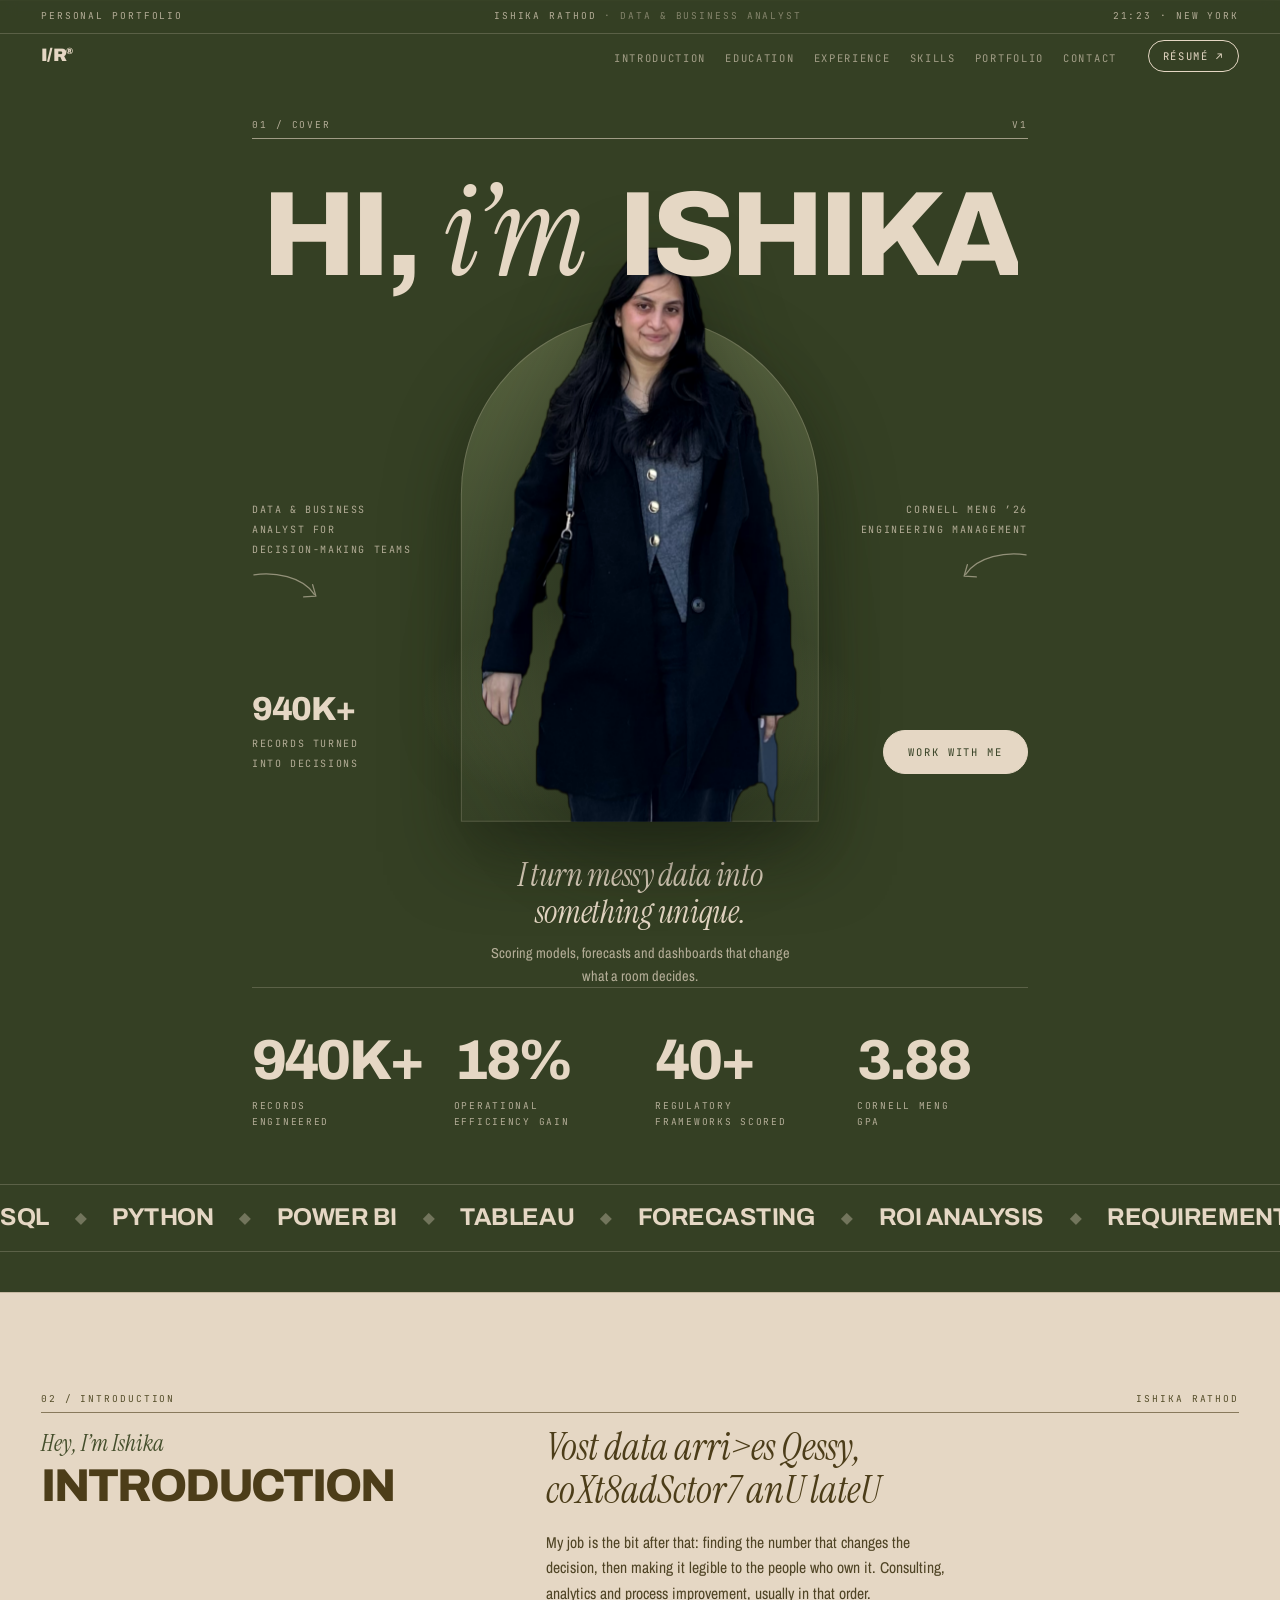
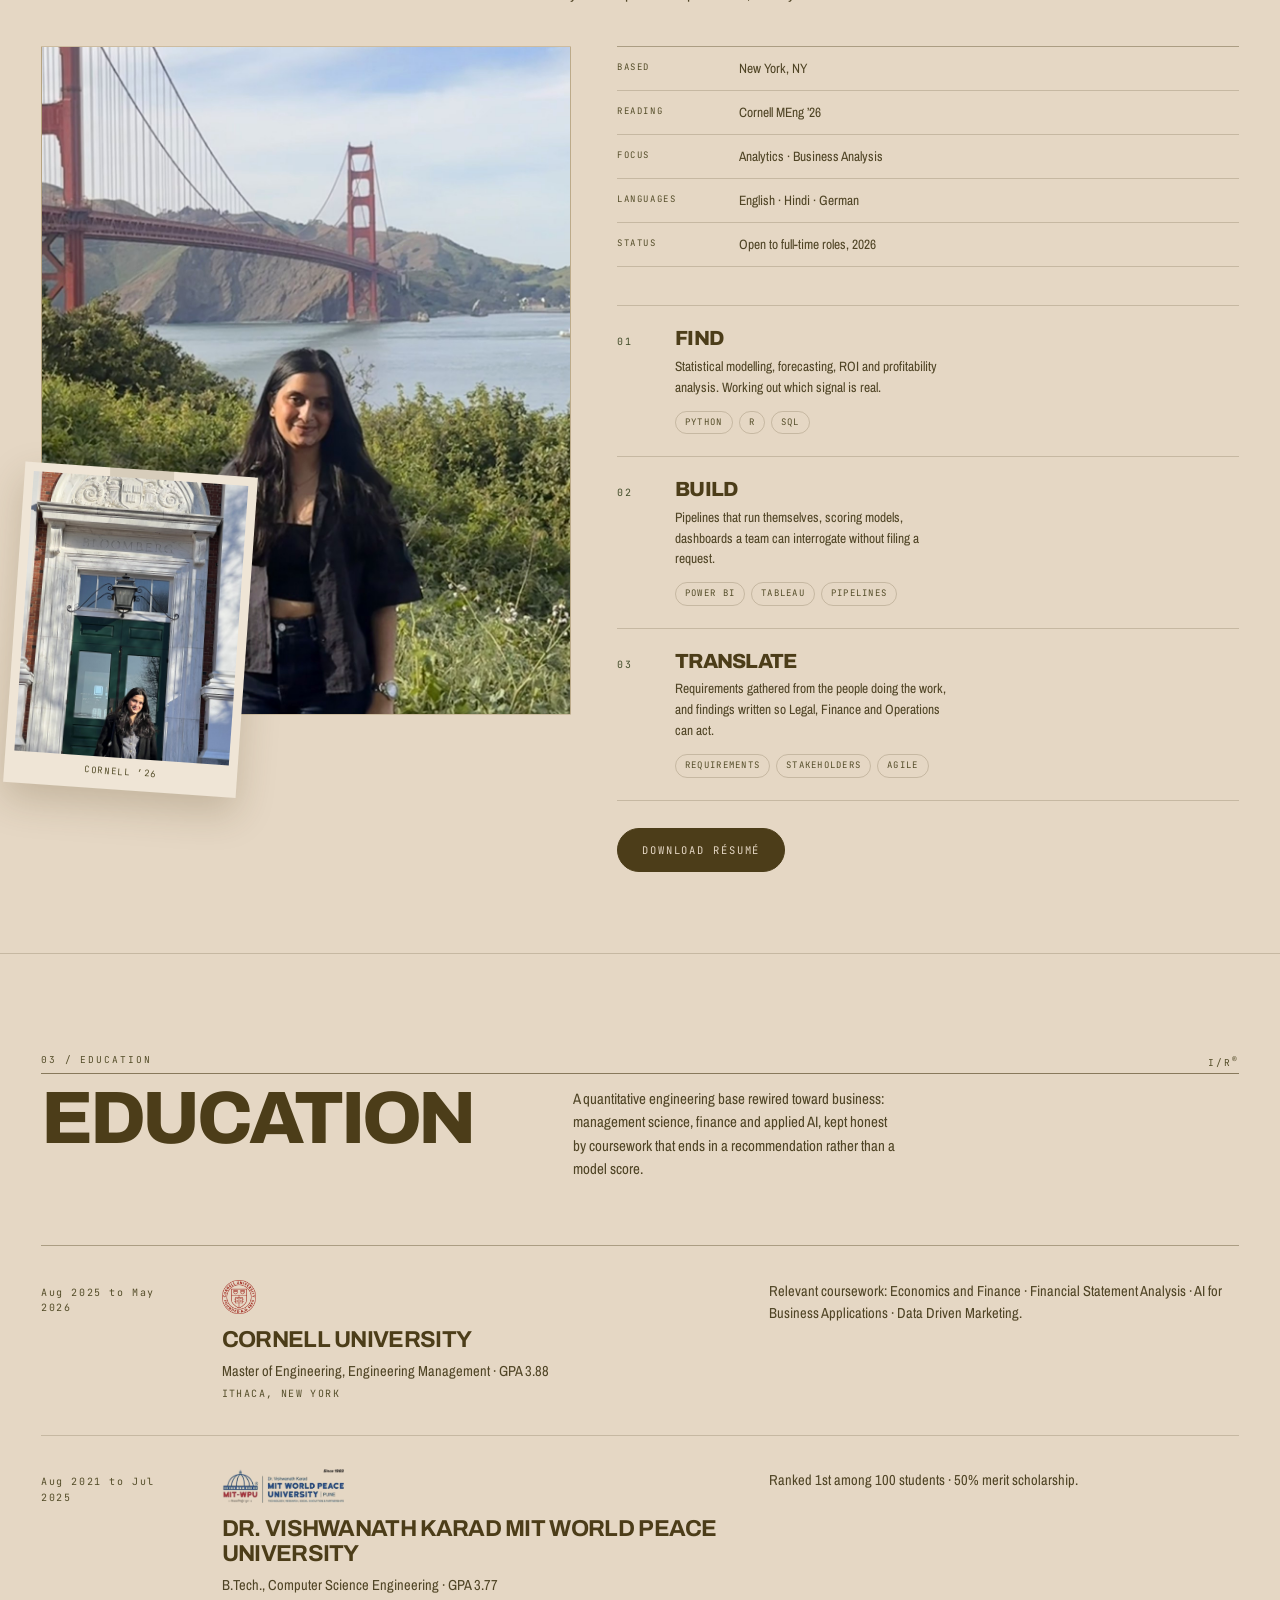
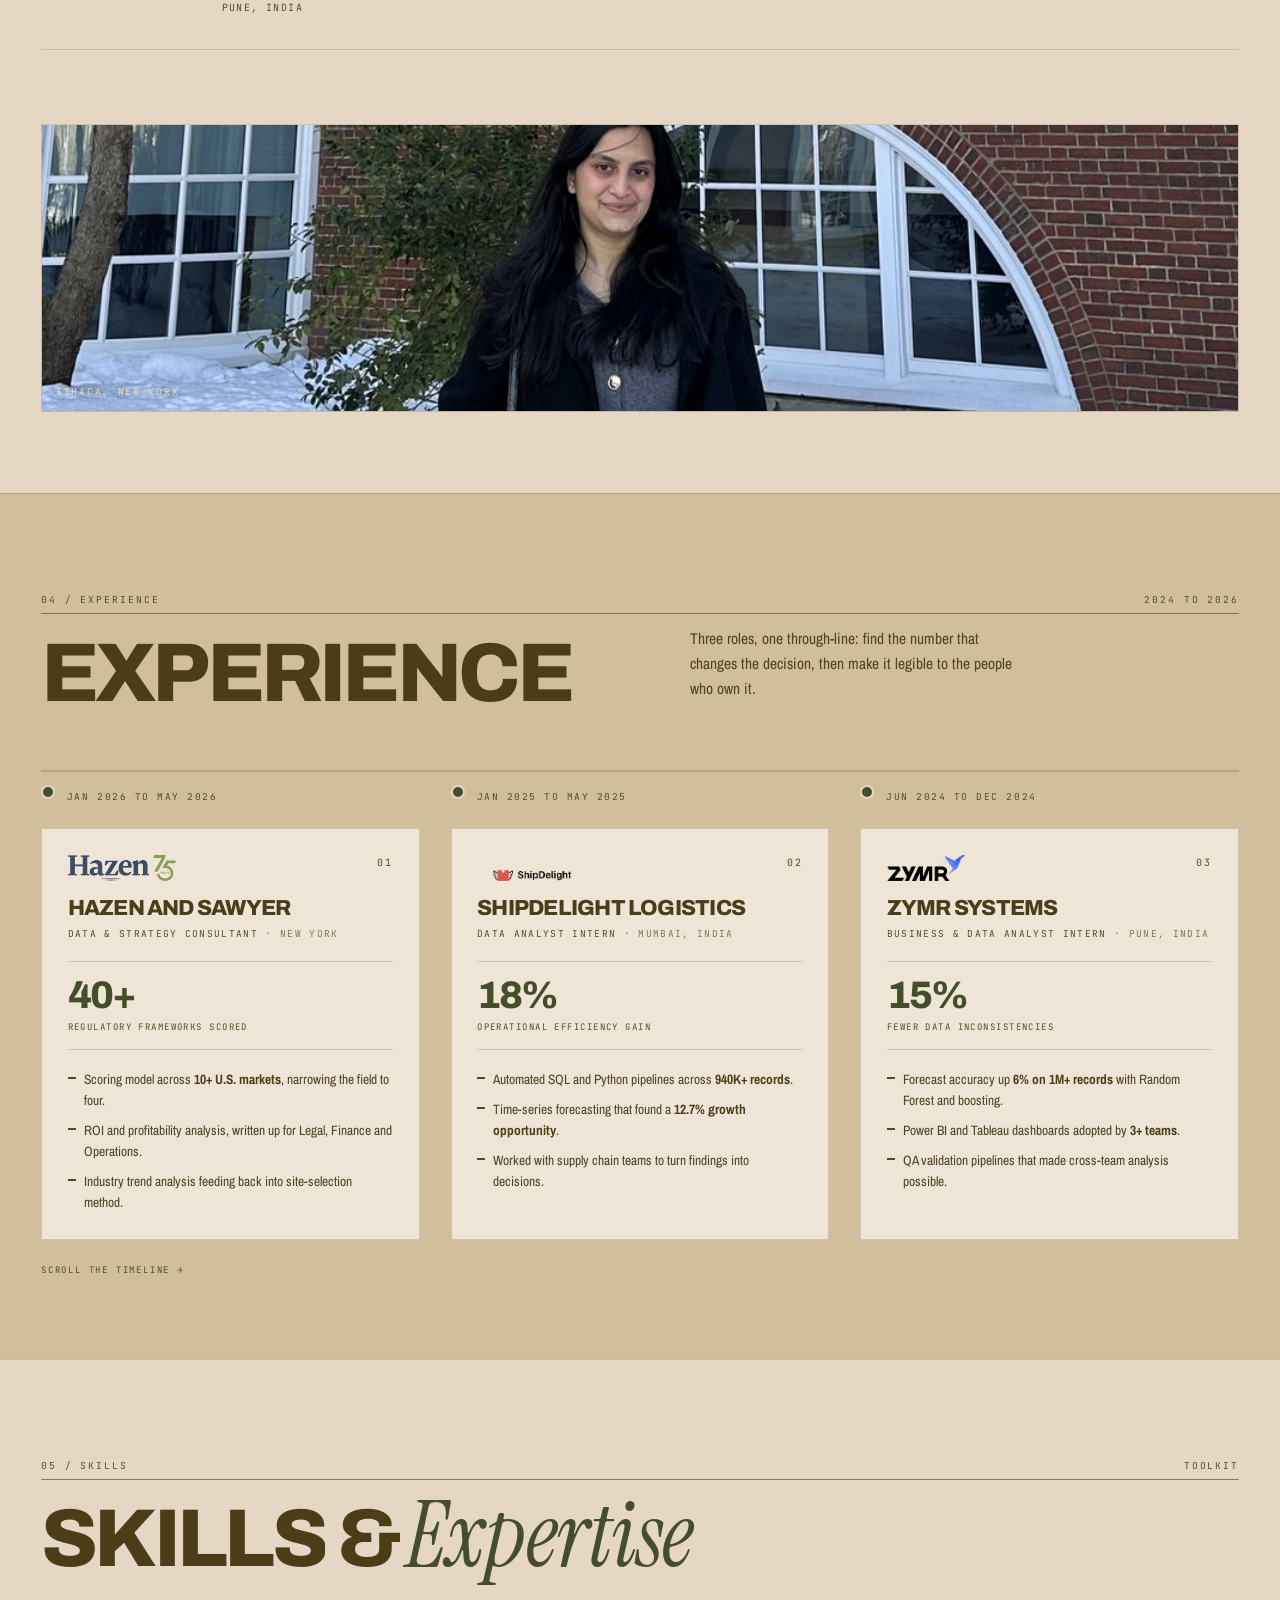
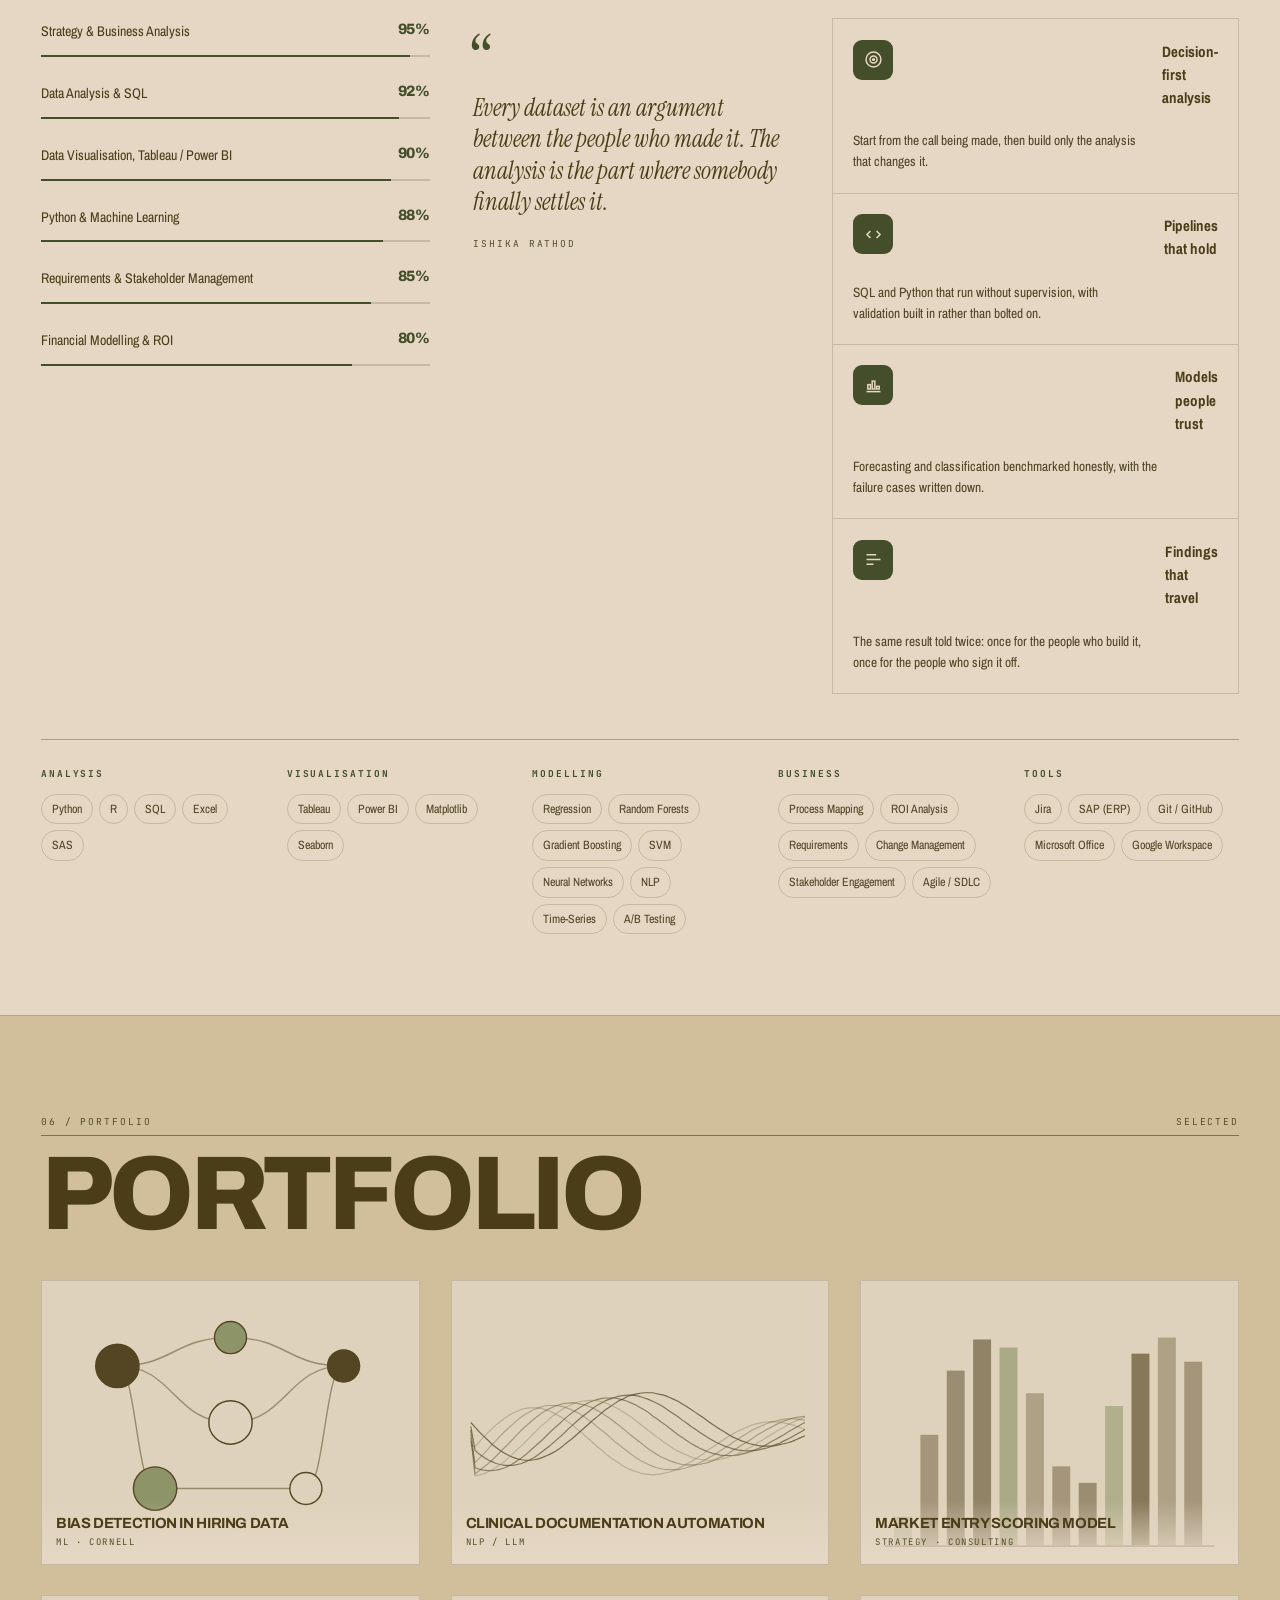
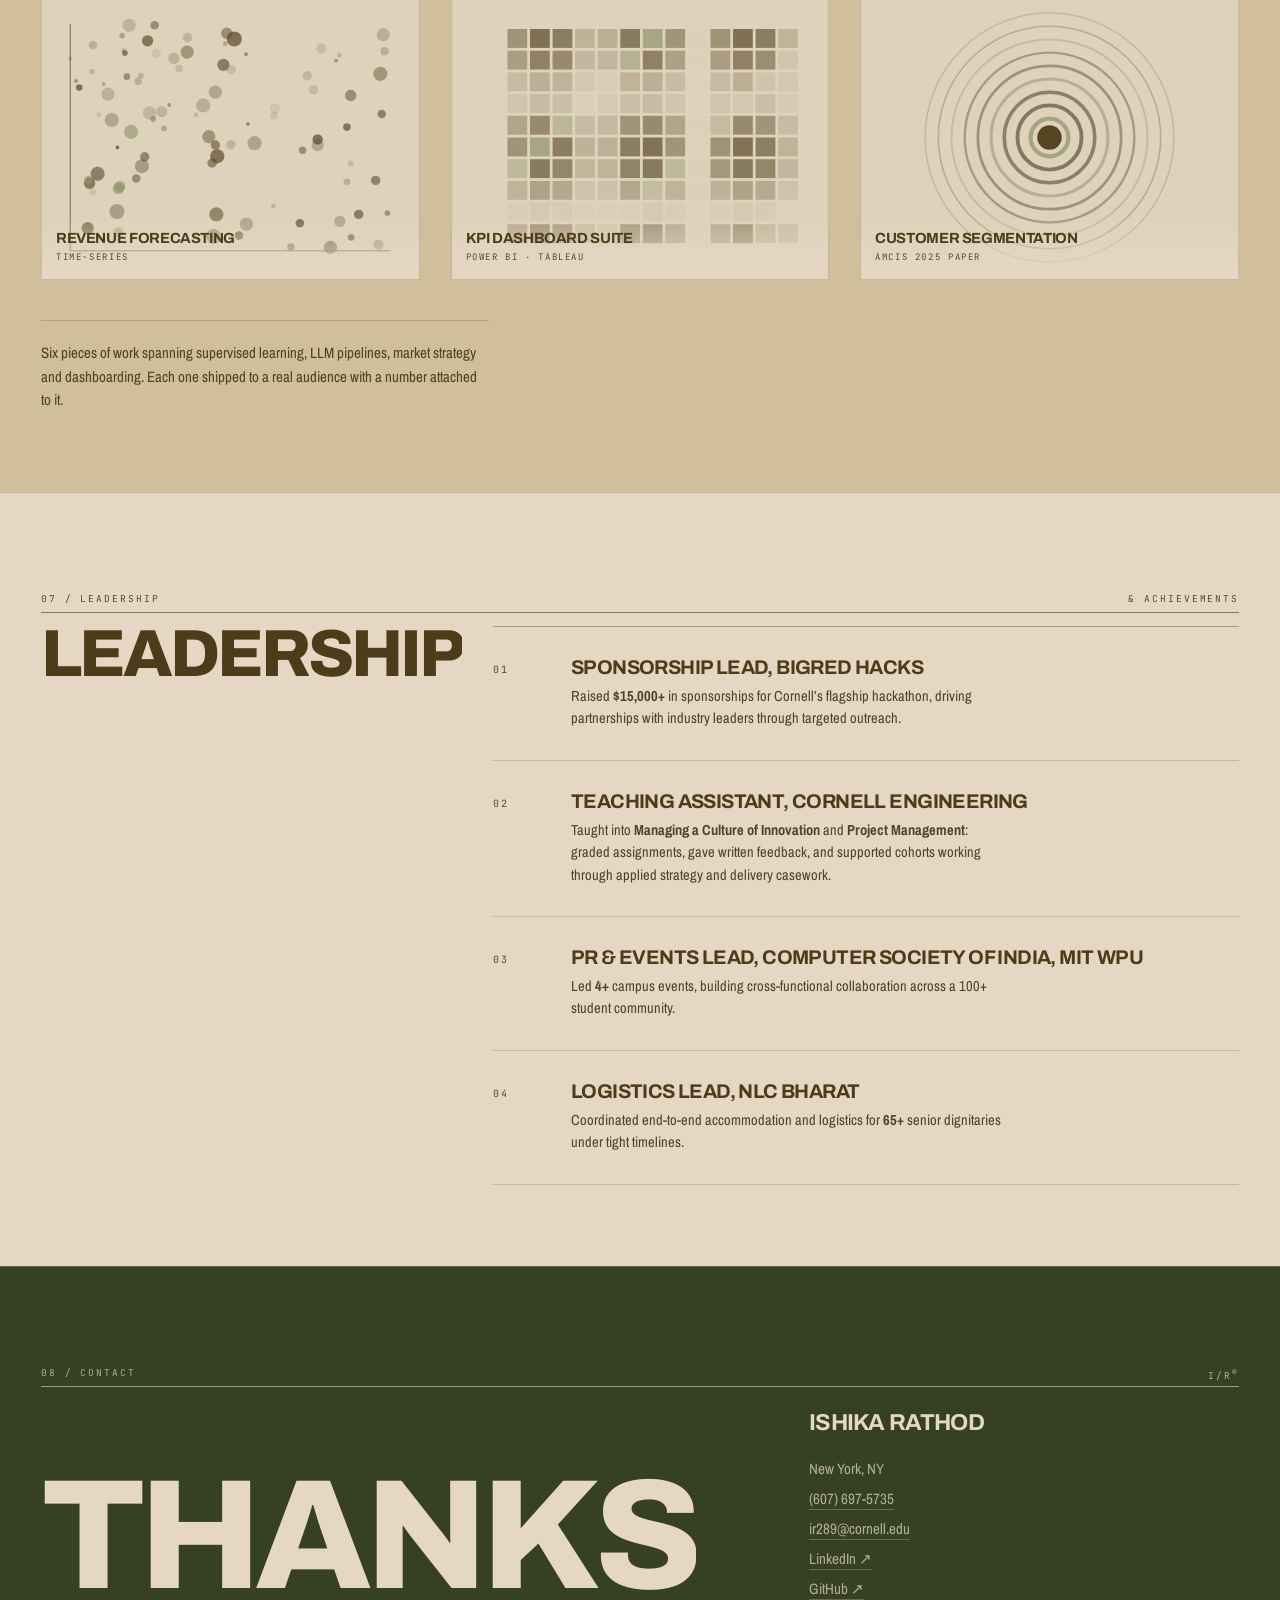
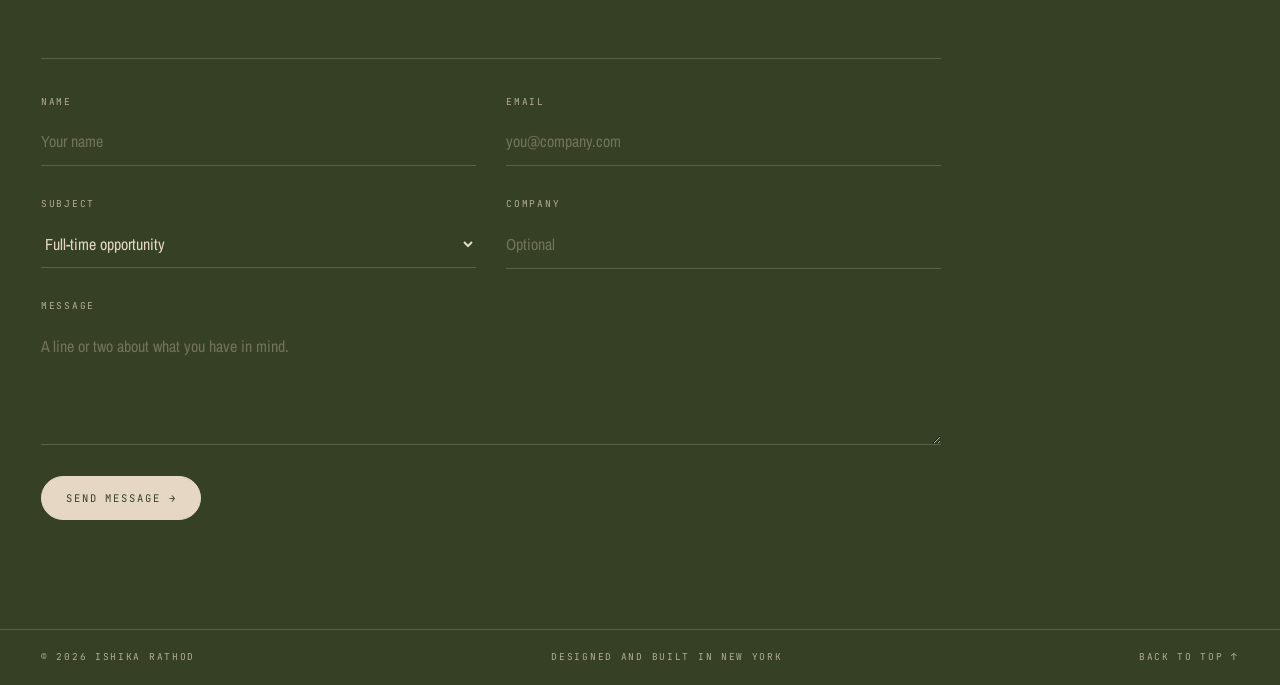
<file: index.html>
<!DOCTYPE html>
<html lang="en">
<head>
<meta charset="utf-8" />
<meta name="viewport" content="width=device-width, initial-scale=1" />
<title>Ishika Rathod · Data &amp; Business Analyst</title>
<meta name="description" content="Portfolio of Ishika Rathod, a data-driven analytics and business analysis professional. Cornell MEng, Engineering Management. SQL, Python, Power BI, Tableau." />
<meta name="author" content="Ishika Rathod" />

<meta property="og:type" content="website" />
<meta property="og:title" content="Ishika Rathod · Data &amp; Business Analyst" />
<meta property="og:description" content="Turning complex data into actionable business insight." />
<meta property="og:image" content="assets/img/photo-portrait.jpg" />

<link rel="icon" href="data:image/svg+xml,<svg xmlns='http://www.w3.org/2000/svg' viewBox='0 0 100 100'><rect width='100' height='100' fill='%23354024'/><text y='72' x='50' font-size='62' font-family='Helvetica,Arial' font-weight='bold' fill='%23E5D7C4' text-anchor='middle'>I</text></svg>" />

<link rel="preconnect" href="https://fonts.googleapis.com" />
<link rel="preconnect" href="https://fonts.gstatic.com" crossorigin />
<link href="https://fonts.googleapis.com/css2?family=Archivo:wght@400;500;600;700;800;900&family=Archivo+Narrow:wght@400;600;700&family=Instrument+Serif:ital@0;1&family=JetBrains+Mono:wght@400;500&display=swap" rel="stylesheet" />

<script>document.documentElement.className += " js";</script>
<link rel="stylesheet" href="assets/css/style.css?v=c4a24b36" />
</head>
<body>

<!-- ══════════════════ LOADER ══════════════════ -->
<div class="loader" id="loader" aria-hidden="true">
  <div class="loader__inner">
    <span class="loader__label">Personal Portfolio</span>
    <span class="loader__name">Ishika<br />Rathod</span>
    <span class="loader__count" id="loaderCount">00</span>
  </div>
  <div class="loader__bar"><i id="loaderBar"></i></div>
</div>

<!-- ══════════════════ RUNNING HEADER ══════════════════ -->
<header class="runhead" id="runhead">
  <span class="runhead__l">Personal&nbsp;Portfolio</span>
  <span class="runhead__c">Ishika&nbsp;Rathod <em>· Data &amp; Business Analyst</em></span>
  <span class="runhead__r"><span id="clock">··</span> · New&nbsp;York</span>
</header>

<!-- ══════════════════ NAV ══════════════════ -->
<nav class="nav" id="nav" aria-label="Primary">
  <a href="#top" class="nav__mark" aria-label="Home">I/R<sup>®</sup></a>
  <ul class="nav__list" id="navList">
    <li><a href="#intro" data-nav>Introduction</a></li>
    <li><a href="#education" data-nav>Education</a></li>
    <li><a href="#experience" data-nav>Experience</a></li>
    <li><a href="#skills" data-nav>Skills</a></li>
    <li><a href="#portfolio" data-nav>Portfolio</a></li>
    <li><a href="#contact" data-nav>Contact</a></li>
  </ul>
  <a class="nav__cta" href="assets/docs/Ishika_Rathod_Resume.pdf" target="_blank" rel="noopener">Résumé ↗</a>
  <button class="nav__burger" id="burger" aria-label="Menu" aria-expanded="false"><i></i><i></i></button>
</nav>

<div class="drawer" id="drawer" aria-hidden="true">
  <a href="#intro">Introduction</a>
  <a href="#education">Education</a>
  <a href="#experience">Experience</a>
  <a href="#skills">Skills</a>
  <a href="#portfolio">Portfolio</a>
  <a href="#leadership">Leadership</a>
  <a href="#contact">Contact</a>
  <a href="assets/docs/Ishika_Rathod_Resume.pdf" target="_blank" rel="noopener">Résumé ↗</a>
</div>

<main id="top">

<!-- ══════════════════ 01 · COVER ══════════════════ -->
<section class="slide slide--dark cover" id="hero">
  <div class="slide__frame">
    <span class="corner corner--tl">01 / Cover</span>
    <span class="corner corner--tr">v1</span>

    <div class="cover__stage">

      <h1 class="cover__title" id="coverTitle">
        <span class="mask"><i>Hi,</i></span>
        <span class="mask"><i><em>I&rsquo;m</em></i></span>
        <span class="mask"><i>Ishika</i></span>
      </h1>

      <div class="cover__portrait">
        <div class="cover__glow" aria-hidden="true"></div>
        <img class="cover__figure" id="coverFigure"
             src="assets/img/ishika-cutout.png"
             alt="Ishika Rathod" width="659" height="1174" fetchpriority="high" />
      </div>

      <div class="note note--tl">
        <p>Data &amp; business<br />analyst for<br />decision-making teams</p>
        <svg class="squiggle" viewBox="0 0 90 54" fill="none" aria-hidden="true">
          <path d="M2 6C26 2 62 8 76 30" stroke="currentColor" stroke-width="1.6" stroke-linecap="round"/>
          <path d="M78 32L74 18M78 32L63 33" stroke="currentColor" stroke-width="1.6" stroke-linecap="round"/>
        </svg>
      </div>

      <div class="note note--tr">
        <p>Cornell MEng &rsquo;26<br />Engineering Management</p>
        <svg class="squiggle squiggle--flip" viewBox="0 0 90 54" fill="none" aria-hidden="true">
          <path d="M2 6C26 2 62 8 76 30" stroke="currentColor" stroke-width="1.6" stroke-linecap="round"/>
          <path d="M78 32L74 18M78 32L63 33" stroke="currentColor" stroke-width="1.6" stroke-linecap="round"/>
        </svg>
      </div>

      <div class="note note--bl">
        <b>940K+</b>
        <p>records turned<br />into decisions</p>
      </div>

      <a class="cover__cta btn btn--light magnetic" href="#contact">Work with me</a>
    </div>

    <p class="cover__lede">
      <b>I turn messy data into something unique.</b>
      <span>Scoring models, forecasts and dashboards that change what a room decides.</span>
    </p>

    <div class="hero__stats" data-stagger>
      <div class="stat"><b data-count="940" data-suffix="K+">0</b><span>Records<br />engineered</span></div>
      <div class="stat"><b data-count="18" data-suffix="%">0</b><span>Operational<br />efficiency gain</span></div>
      <div class="stat"><b data-count="40" data-suffix="+">0</b><span>Regulatory<br />frameworks scored</span></div>
      <div class="stat"><b data-count="3" data-suffix=".88">0</b><span>Cornell MEng<br />GPA</span></div>
    </div>
  </div>

  <div class="marquee" aria-hidden="true">
    <div class="marquee__track" id="marquee">
      <span>SQL</span><i>&#9670;</i><span>Python</span><i>&#9670;</i><span>Power BI</span><i>&#9670;</i><span>Tableau</span><i>&#9670;</i><span>Forecasting</span><i>&#9670;</i><span>ROI Analysis</span><i>&#9670;</i><span>Requirements Gathering</span><i>&#9670;</i><span>Agile / SDLC</span><i>&#9670;</i>
      <span>SQL</span><i>&#9670;</i><span>Python</span><i>&#9670;</i><span>Power BI</span><i>&#9670;</i><span>Tableau</span><i>&#9670;</i><span>Forecasting</span><i>&#9670;</i><span>ROI Analysis</span><i>&#9670;</i><span>Requirements Gathering</span><i>&#9670;</i><span>Agile / SDLC</span><i>&#9670;</i>
    </div>
  </div>
</section>

<!-- ══════════════════ 02 · INTRODUCTION ══════════════════ -->
<section class="slide" id="intro">
  <div class="slide__frame">
    <span class="corner corner--tl">02 / Introduction</span>
    <span class="corner corner--tr">Ishika Rathod</span>

    <!-- row one: who, and the claim -->
    <div class="intro__top">
      <div class="intro__head">
        <span class="script">Hey, I&rsquo;m Ishika</span>
        <h2 class="display display--l reveal" data-split>Introduction</h2>
      </div>
      <div class="intro__say">
        <p class="intro__statement" data-scramble>Most data arrives messy, contradictory and late.</p>
        <p class="intro__sub">My job is the bit after that: finding the number that changes the
          decision, then making it legible to the people who own it. Consulting, analytics
          and process improvement, usually in that order.</p>
      </div>
    </div>

    <!-- row two: the photographs beside the facts and the three moves, sized so
         neither column runs out before the other -->
    <div class="intro__body">
      <div class="intro__media">
        <figure class="frame reveal-clip">
          <img src="assets/img/photo-portrait.jpg" alt="Ishika Rathod" width="1100" height="1388" loading="lazy" />
        </figure>
        <figure class="polaroid reveal-scale" data-parallax="-0.04">
          <img src="assets/img/photo-cornell.jpg" alt="Bloomberg Center, Cornell Tech" width="900" height="1173" loading="lazy" />
          <figcaption>Cornell &rsquo;26</figcaption>
        </figure>
      </div>

      <div class="intro__side">
        <ul class="intro__facts" data-stagger>
          <li><span>Based</span> New York, NY</li>
          <li><span>Reading</span> Cornell MEng &rsquo;26</li>
          <li><span>Focus</span> Analytics &middot; Business Analysis</li>
          <li><span>Languages</span> English &middot; Hindi &middot; German</li>
          <li><span>Status</span> Open to full-time roles, 2026</li>
        </ul>

        <ol class="moves" data-stagger>
          <li class="move">
            <span class="move__no">01</span>
            <div>
              <h3>Find</h3>
              <p>Statistical modelling, forecasting, ROI and profitability analysis. Working out which signal is real.</p>
              <ul class="move__tags"><li>Python</li><li>R</li><li>SQL</li></ul>
            </div>
          </li>
          <li class="move">
            <span class="move__no">02</span>
            <div>
              <h3>Build</h3>
              <p>Pipelines that run themselves, scoring models, dashboards a team can interrogate without filing a request.</p>
              <ul class="move__tags"><li>Power BI</li><li>Tableau</li><li>Pipelines</li></ul>
            </div>
          </li>
          <li class="move">
            <span class="move__no">03</span>
            <div>
              <h3>Translate</h3>
              <p>Requirements gathered from the people doing the work, and findings written so Legal, Finance and Operations can act.</p>
              <ul class="move__tags"><li>Requirements</li><li>Stakeholders</li><li>Agile</li></ul>
            </div>
          </li>
        </ol>

        <a class="btn btn--light magnetic" href="assets/docs/Ishika_Rathod_Resume.pdf" target="_blank" rel="noopener">Download r&eacute;sum&eacute;</a>
      </div>
    </div>
  </div>
</section>

<!-- ══════════════════ 03 · EDUCATION ══════════════════ -->
<section class="slide" id="education">
  <div class="slide__frame">
    <span class="corner corner--tl">03 / Education</span>
    <span class="corner corner--tr">I/R<sup>&reg;</sup></span>

    <div class="edu__grid">
      <h2 class="display display--l reveal" data-split>Education</h2>

      <div class="edu__note reveal">
        <p>
          A quantitative engineering base rewired toward business: management
          science, finance and applied AI, kept honest by coursework that ends
          in a recommendation rather than a model score.
        </p>
      </div>

      <ol class="edu__list">
        <li class="edu__item reveal">
          <span class="edu__year">Aug 2025 to May 2026</span>
          <div class="edu__main">
            <span class="orglogo orglogo--edu"><img src="assets/img/logos/cornell.png" alt="Cornell University logo" /></span>
            <h3>Cornell University</h3>
            <p class="edu__deg">Master of Engineering, Engineering Management &middot; GPA 3.88</p>
            <p class="edu__where">Ithaca, New York</p>
          </div>
          <p class="edu__desc">
            Relevant coursework: Economics and Finance &middot; Financial Statement
            Analysis &middot; AI for Business Applications &middot; Data Driven Marketing.
          </p>
        </li>
        <li class="edu__item reveal">
          <span class="edu__year">Aug 2021 to Jul 2025</span>
          <div class="edu__main">
            <span class="orglogo orglogo--edu"><img src="assets/img/logos/mitwpu.png" alt="MIT World Peace University logo" /></span>
            <h3>Dr. Vishwanath Karad MIT World Peace University</h3>
            <p class="edu__deg">B.Tech., Computer Science Engineering &middot; GPA 3.77</p>
            <p class="edu__where">Pune, India</p>
          </div>
          <p class="edu__desc">
            Ranked 1st among 100 students &middot; 50% merit scholarship.
          </p>
        </li>
      </ol>

      <figure class="edu__photo reveal-clip">
        <img src="assets/img/photo-campus.jpg" alt="Ishika on the Cornell campus" width="1000" height="1274" loading="lazy" />
        <figcaption>Ithaca, New York</figcaption>
      </figure>
    </div>
  </div>
</section>

<!-- ══════════════════ 04 · EXPERIENCE ══════════════════ -->
<section class="slide slide--soft" id="experience">
  <div class="slide__frame">
    <span class="corner corner--tl">04 / Experience</span>
    <span class="corner corner--tr">2024 to 2026</span>

    <div class="sechead">
      <h2 class="display display--l reveal" data-split>Experience</h2>
      <p class="sechead__note reveal">Three roles, one through-line: find the number
        that changes the decision, then make it legible to the people who own it.</p>
    </div>

    <div class="htl" id="htl">
      <div class="htl__scroller">
        <div class="htl__rail" aria-hidden="true"><i id="htlProgress"></i></div>
        <ol class="htl__track">
          <li class="htl__item reveal">
            <span class="htl__node" aria-hidden="true"></span>
            <span class="htl__date">Jan 2026 to May 2026</span>

            <article class="htl__card">
              <span class="htl__no">01</span>
              <span class="orglogo"><img src="assets/img/logos/hazen.png" alt="Hazen and Sawyer logo" /></span>
              <h3>Hazen and Sawyer</h3>
              <p class="htl__role">Data &amp; Strategy Consultant<em>New York</em></p>

              <div class="htl__metric">
                <b>40+</b>
                <span>regulatory frameworks scored</span>
              </div>

              <ul class="htl__points">
              <li>Scoring model across <b>10+ U.S. markets</b>, narrowing the field to four.</li>
              <li>ROI and profitability analysis, written up for Legal, Finance and Operations.</li>
              <li>Industry trend analysis feeding back into site-selection method.</li>
              </ul>
            </article>
          </li>

          <li class="htl__item reveal">
            <span class="htl__node" aria-hidden="true"></span>
            <span class="htl__date">Jan 2025 to May 2025</span>

            <article class="htl__card">
              <span class="htl__no">02</span>
              <span class="orglogo"><img src="assets/img/logos/shipdelight.png" alt="ShipDelight logo" /></span>
              <h3>ShipDelight Logistics</h3>
              <p class="htl__role">Data Analyst Intern<em>Mumbai, India</em></p>

              <div class="htl__metric">
                <b>18%</b>
                <span>operational efficiency gain</span>
              </div>

              <ul class="htl__points">
              <li>Automated SQL and Python pipelines across <b>940K+ records</b>.</li>
              <li>Time-series forecasting that found a <b>12.7% growth opportunity</b>.</li>
              <li>Worked with supply chain teams to turn findings into decisions.</li>
              </ul>
            </article>
          </li>

          <li class="htl__item reveal">
            <span class="htl__node" aria-hidden="true"></span>
            <span class="htl__date">Jun 2024 to Dec 2024</span>

            <article class="htl__card">
              <span class="htl__no">03</span>
              <span class="orglogo"><img src="assets/img/logos/zymr.png" alt="Zymr logo" /></span>
              <h3>Zymr Systems</h3>
              <p class="htl__role">Business &amp; Data Analyst Intern<em>Pune, India</em></p>

              <div class="htl__metric">
                <b>15%</b>
                <span>fewer data inconsistencies</span>
              </div>

              <ul class="htl__points">
              <li>Forecast accuracy up <b>6% on 1M+ records</b> with Random Forest and boosting.</li>
              <li>Power BI and Tableau dashboards adopted by <b>3+ teams</b>.</li>
              <li>QA validation pipelines that made cross-team analysis possible.</li>
              </ul>
            </article>
          </li>
        </ol>
      </div>
      <p class="htl__hint" aria-hidden="true">Scroll the timeline &#8594;</p>
    </div>
  </div>
</section>

<!-- ══════════════════ 05 · SKILLS ══════════════════ -->
<section class="slide" id="skills">
  <div class="slide__frame">
    <span class="corner corner--tl">05 / Skills</span>
    <span class="corner corner--tr">Toolkit</span>

    <h2 class="sk__title">
      <span class="display display--l reveal" data-split>Skills &amp;</span>
      <em class="accent-serif reveal">Expertise</em>
    </h2>

    <div class="sk__grid">

      <!-- proficiency -->
      <div class="sk__bars" data-stagger>
        <div class="bar" data-level="95"><span class="bar__name">Strategy &amp; Business Analysis</span><span class="bar__pct">95%</span><i></i></div>
        <div class="bar" data-level="92"><span class="bar__name">Data Analysis &amp; SQL</span><span class="bar__pct">92%</span><i></i></div>
        <div class="bar" data-level="90"><span class="bar__name">Data Visualisation, Tableau / Power BI</span><span class="bar__pct">90%</span><i></i></div>
        <div class="bar" data-level="88"><span class="bar__name">Python &amp; Machine Learning</span><span class="bar__pct">88%</span><i></i></div>
        <div class="bar" data-level="85"><span class="bar__name">Requirements &amp; Stakeholder Management</span><span class="bar__pct">85%</span><i></i></div>
        <div class="bar" data-level="80"><span class="bar__name">Financial Modelling &amp; ROI</span><span class="bar__pct">80%</span><i></i></div>
      </div>

      <!-- the belief that sits under the work -->
      <blockquote class="sk__quote reveal">
        <span class="sk__mark" aria-hidden="true">&ldquo;</span>
        <p>Every dataset is an argument between the people who made it.
           The analysis is the part where somebody finally settles it.</p>
        <cite>Ishika Rathod</cite>
      </blockquote>

      <!-- how the work is actually done -->
      <ul class="sk__cards" data-stagger>
        <li class="sk__card">
          <span class="sk__icon" aria-hidden="true">
            <svg viewBox="0 0 24 24" fill="none" stroke="currentColor" stroke-width="1.7">
              <circle cx="12" cy="12" r="8.5"/><circle cx="12" cy="12" r="4"/><circle cx="12" cy="12" r="1" fill="currentColor"/>
            </svg>
          </span>
          <h3>Decision-first analysis</h3>
          <p>Start from the call being made, then build only the analysis that changes it.</p>
        </li>
        <li class="sk__card">
          <span class="sk__icon" aria-hidden="true">
            <svg viewBox="0 0 24 24" fill="none" stroke="currentColor" stroke-width="1.7">
              <path d="M8.5 8 4.5 12l4 4M15.5 8l4 4-4 4"/>
            </svg>
          </span>
          <h3>Pipelines that hold</h3>
          <p>SQL and Python that run without supervision, with validation built in rather than bolted on.</p>
        </li>
        <li class="sk__card">
          <span class="sk__icon" aria-hidden="true">
            <svg viewBox="0 0 24 24" fill="none" stroke="currentColor" stroke-width="1.7">
              <path d="M4 19h16"/><rect x="5.5" y="11" width="3" height="5"/><rect x="10.5" y="7" width="3" height="9"/><rect x="15.5" y="13" width="3" height="3"/>
            </svg>
          </span>
          <h3>Models people trust</h3>
          <p>Forecasting and classification benchmarked honestly, with the failure cases written down.</p>
        </li>
        <li class="sk__card">
          <span class="sk__icon" aria-hidden="true">
            <svg viewBox="0 0 24 24" fill="none" stroke="currentColor" stroke-width="1.7">
              <path d="M4 6.5h11M4 12h16M4 17.5h8"/>
            </svg>
          </span>
          <h3>Findings that travel</h3>
          <p>The same result told twice: once for the people who build it, once for the people who sign it off.</p>
        </li>
      </ul>
    </div>

    <!-- the full toolkit, grouped rather than listed -->
    <div class="sk__kit">
      <div class="sk__group reveal">
        <h4>Analysis</h4>
        <ul><li>Python</li><li>R</li><li>SQL</li><li>Excel</li><li>SAS</li></ul>
      </div>
      <div class="sk__group reveal">
        <h4>Visualisation</h4>
        <ul><li>Tableau</li><li>Power BI</li><li>Matplotlib</li><li>Seaborn</li></ul>
      </div>
      <div class="sk__group reveal">
        <h4>Modelling</h4>
        <ul><li>Regression</li><li>Random Forests</li><li>Gradient Boosting</li><li>SVM</li><li>Neural Networks</li><li>NLP</li><li>Time-Series</li><li>A/B Testing</li></ul>
      </div>
      <div class="sk__group reveal">
        <h4>Business</h4>
        <ul><li>Process Mapping</li><li>ROI Analysis</li><li>Requirements</li><li>Change Management</li><li>Stakeholder Engagement</li><li>Agile / SDLC</li></ul>
      </div>
      <div class="sk__group reveal">
        <h4>Tools</h4>
        <ul><li>Jira</li><li>SAP (ERP)</li><li>Git / GitHub</li><li>Microsoft Office</li><li>Google Workspace</li></ul>
      </div>
    </div>
  </div>
</section>

<!-- ══════════════════ 06 · PORTFOLIO ══════════════════ -->
<section class="slide slide--soft" id="portfolio">
  <div class="slide__frame">
    <span class="corner corner--tl">06 / Portfolio</span>
    <span class="corner corner--tr">Selected</span>

    <h2 class="display display--l reveal" data-split>Portfolio</h2>

    <div class="folio" data-stagger>
      <a class="folio__tile reveal" href="projects/bias-detection.html">
        <img src="assets/img/p4.svg" alt="" />
        <span class="folio__meta"><b>Bias Detection in Hiring Data</b><em>ML · Cornell</em></span>
      </a>
      <a class="folio__tile reveal" href="projects/clinical-documentation.html">
        <img src="assets/img/p5.svg" alt="" />
        <span class="folio__meta"><b>Clinical Documentation Automation</b><em>NLP / LLM</em></span>
      </a>
      <a class="folio__tile reveal" href="projects/market-entry.html">
        <img src="assets/img/p3.svg" alt="" />
        <span class="folio__meta"><b>Market Entry Scoring Model</b><em>Strategy · Consulting</em></span>
      </a>
      <a class="folio__tile reveal" href="projects/revenue-forecasting.html">
        <img src="assets/img/p1.svg" alt="" />
        <span class="folio__meta"><b>Revenue Forecasting</b><em>Time-Series</em></span>
      </a>
      <a class="folio__tile reveal" href="projects/kpi-dashboards.html">
        <img src="assets/img/p2.svg" alt="" />
        <span class="folio__meta"><b>KPI Dashboard Suite</b><em>Power BI · Tableau</em></span>
      </a>
      <a class="folio__tile reveal" href="projects/customer-segmentation.html">
        <img src="assets/img/p6.svg" alt="" />
        <span class="folio__meta"><b>Customer Segmentation</b><em>AMCIS 2025 Paper</em></span>
      </a>
    </div>

    <p class="folio__foot reveal">
      Six pieces of work spanning supervised learning, LLM pipelines, market
      strategy and dashboarding. Each one shipped to a real audience with a
      number attached to it.
    </p>
  </div>
</section>

<!-- ══════════════════ 07 · LEADERSHIP ══════════════════ -->
<section class="slide" id="leadership">
  <div class="slide__frame">
    <span class="corner corner--tl">07 / Leadership</span>
    <span class="corner corner--tr">&amp; Achievements</span>

    <div class="lead__grid">
      <h2 class="display display--l reveal" data-split>Leadership</h2>
      <ol class="lead__list" data-stagger>
        <li class="reveal"><span>01</span>
          <h3>Sponsorship Lead, BigRed Hacks</h3>
          <p>Raised <b>$15,000+</b> in sponsorships for Cornell’s flagship hackathon, driving partnerships with industry leaders through targeted outreach.</p>
        </li>
        <li class="reveal"><span>02</span>
          <h3>Teaching Assistant, Cornell Engineering</h3>
          <p>Taught into <b>Managing a Culture of Innovation</b> and <b>Project Management</b>: graded assignments, gave written feedback, and supported cohorts working through applied strategy and delivery casework.</p>
        </li>
        <li class="reveal"><span>03</span>
          <h3>PR &amp; Events Lead, Computer Society of India, MIT WPU</h3>
          <p>Led <b>4+</b> campus events, building cross-functional collaboration across a 100+ student community.</p>
        </li>
        <li class="reveal"><span>04</span>
          <h3>Logistics Lead, NLC Bharat</h3>
          <p>Coordinated end-to-end accommodation and logistics for <b>65+</b> senior dignitaries under tight timelines.</p>
        </li>
      </ol>
    </div>
  </div>
</section>

<!-- ══════════════════ 08 · CONTACT ══════════════════ -->
<section class="slide slide--dark" id="contact">
  <div class="slide__frame">
    <span class="corner corner--tl">08 / Contact</span>
    <span class="corner corner--tr">I/R<sup>®</sup></span>

    <div class="thanks">
      <h2 class="display display--xl reveal" data-split>Thanks</h2>
      <div class="thanks__card reveal">
        <p class="thanks__name">Ishika Rathod</p>
        <p>New York, NY</p>
        <p><a href="tel:+16076975735">(607) 697-5735</a></p>
        <p><a href="mailto:ir289@cornell.edu">ir289@cornell.edu</a></p>
        <p><a href="https://www.linkedin.com/in/ishika-rathod/" target="_blank" rel="noopener">LinkedIn ↗</a></p>
        <p><a href="https://github.com/ishikarathod" target="_blank" rel="noopener">GitHub ↗</a></p>
      </div>
    </div>

    <form class="form reveal" id="contactForm" novalidate>
      <div class="form__row">
        <label>Name<input type="text" name="name" required placeholder="Your name" /></label>
        <label>Email<input type="email" name="email" required placeholder="you@company.com" /></label>
      </div>
      <div class="form__row">
        <label>Subject
          <select name="subject">
            <option>Full-time opportunity</option>
            <option>Contract / consulting</option>
            <option>Research collaboration</option>
            <option>Something else</option>
          </select>
        </label>
        <label>Company<input type="text" name="company" placeholder="Optional" /></label>
      </div>
      <label class="form__full">Message<textarea name="message" rows="4" required placeholder="A line or two about what you have in mind."></textarea></label>
      <button type="submit" class="btn btn--light">Send message →</button>
      <p class="form__note" id="formNote" role="status"></p>
    </form>
  </div>
</section>

</main>

<footer class="foot">
  <span>© <span id="year">2026</span> Ishika Rathod</span>
  <span>Designed and built in New York</span>
  <a href="#top">Back to top ↑</a>
</footer>

<div class="cursor" id="cursor" aria-hidden="true">
  <div class="cursor__ring" id="cursorRing"></div>
  <div class="cursor__dot" id="cursorDot"></div>
</div>

<div class="progress" id="progress" aria-hidden="true"></div>

<script src="assets/js/main.js?v=965a2934"></script>
</body>
</html>
</file>
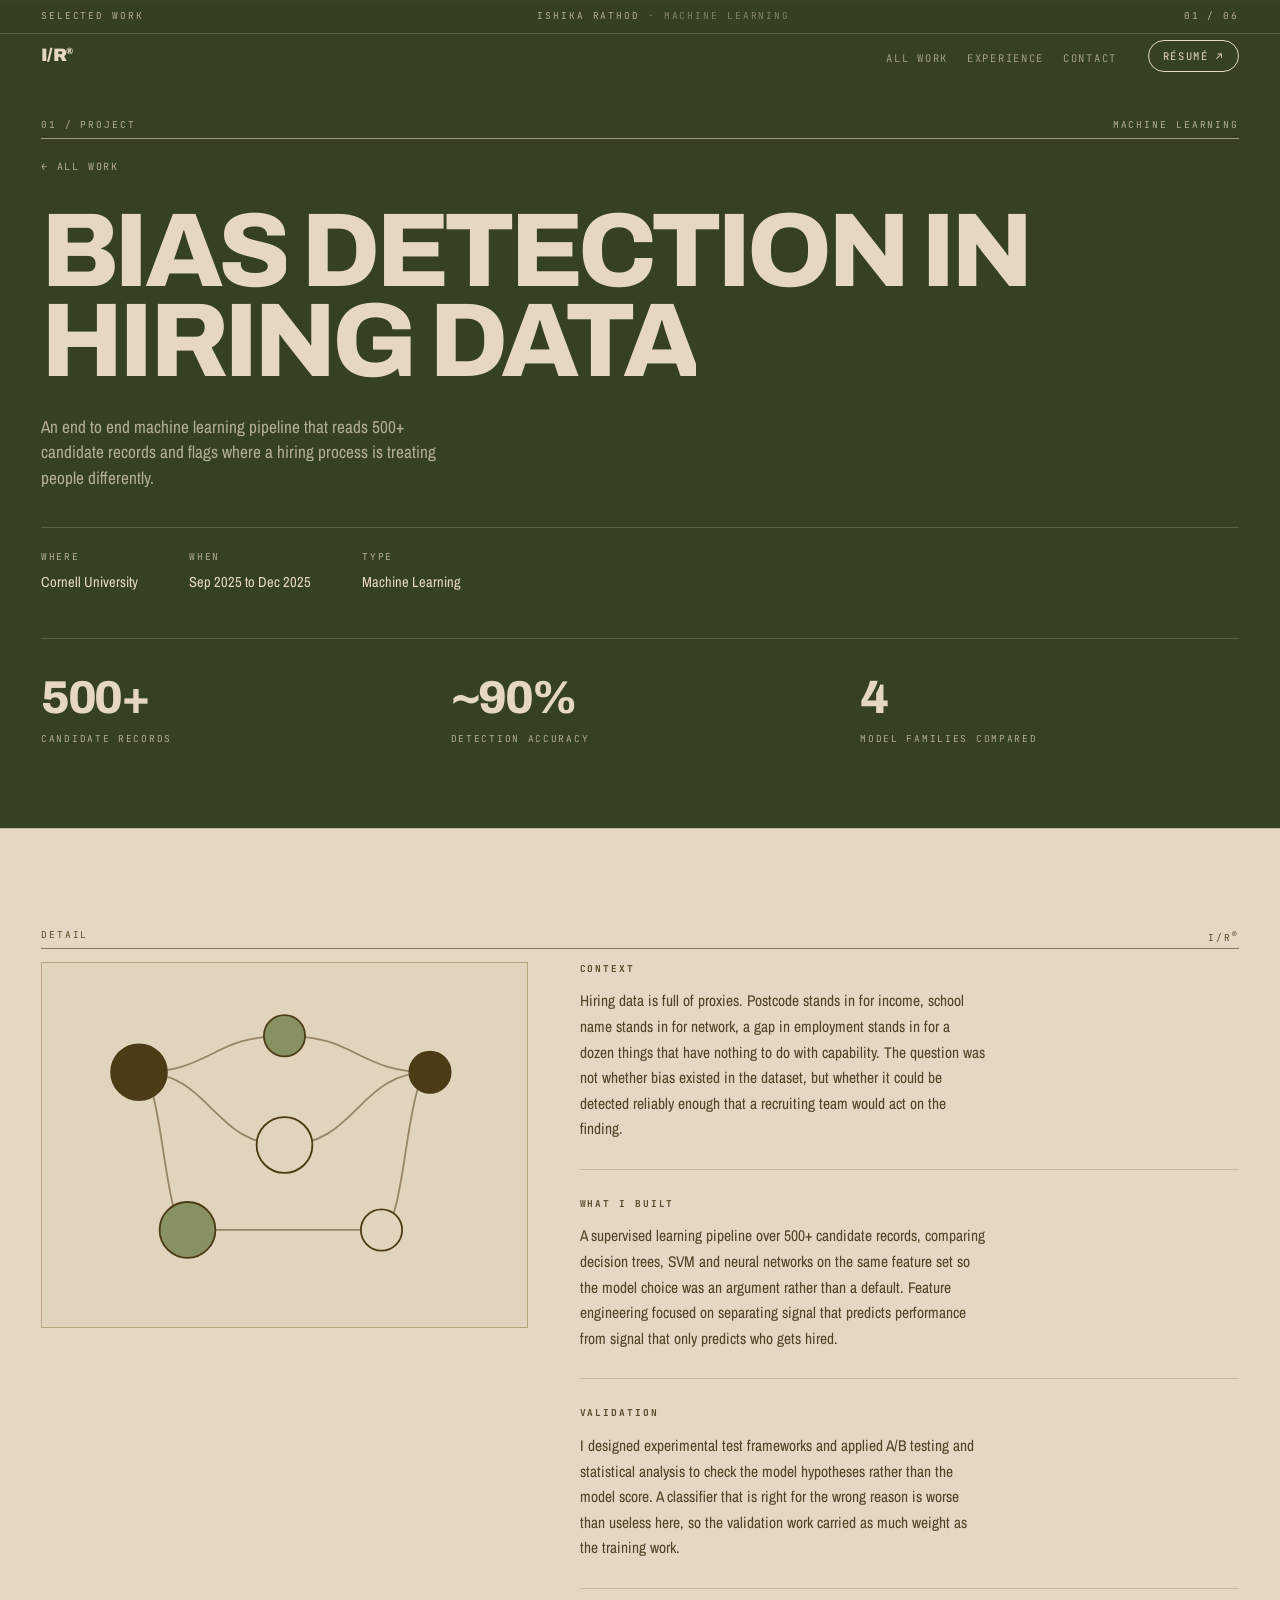
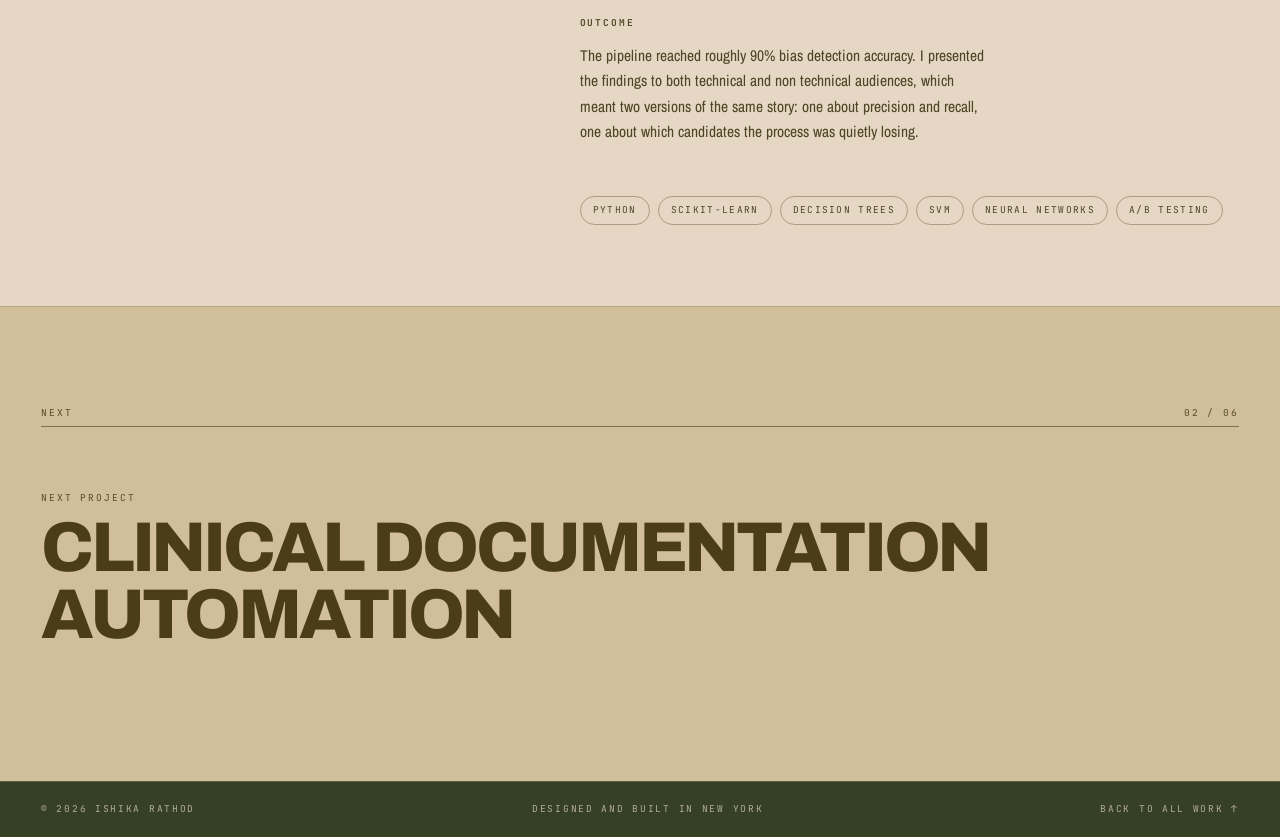
<file: projects/bias-detection.html>
<!DOCTYPE html>
<html lang="en">
<head>
<meta charset="utf-8" />
<meta name="viewport" content="width=device-width, initial-scale=1" />
<title>Predictive Analytics for Bias Detection in Hiring Data · Ishika Rathod</title>
<meta name="description" content="An end to end machine learning pipeline that reads 500+ candidate records and flags where a hiring process is treating people differently." />
<link rel="icon" href="data:image/svg+xml,<svg xmlns='http://www.w3.org/2000/svg' viewBox='0 0 100 100'><rect width='100' height='100' fill='%23354024'/><text y='72' x='50' font-size='62' font-family='Helvetica,Arial' font-weight='bold' fill='%23E5D7C4' text-anchor='middle'>I</text></svg>" />
<link rel="preconnect" href="https://fonts.googleapis.com" />
<link rel="preconnect" href="https://fonts.gstatic.com" crossorigin />
<link href="https://fonts.googleapis.com/css2?family=Archivo:wght@400;500;600;700;800;900&family=Archivo+Narrow:wght@400;600;700&family=Instrument+Serif:ital@0;1&family=JetBrains+Mono:wght@400;500&display=swap" rel="stylesheet" />
<link rel="stylesheet" href="../assets/css/style.css?v=c4a24b36" />
</head>
<body class="is-case">

<header class="runhead" id="runhead">
  <span class="runhead__l">Selected&nbsp;Work</span>
  <span class="runhead__c">Ishika&nbsp;Rathod <em>· Machine Learning</em></span>
  <span class="runhead__r">01 / 06</span>
</header>

<nav class="nav" id="nav" aria-label="Primary">
  <a href="../index.html" class="nav__mark" aria-label="Home">I/R<sup>&reg;</sup></a>
  <ul class="nav__list">
    <li><a href="../index.html#portfolio">All work</a></li>
    <li><a href="../index.html#experience">Experience</a></li>
    <li><a href="../index.html#contact">Contact</a></li>
  </ul>
  <a class="nav__cta" href="../assets/docs/Ishika_Rathod_Resume.pdf" target="_blank" rel="noopener">R&eacute;sum&eacute; &#8599;</a>
</nav>

<main class="case">

  <section class="slide slide--dark case__head">
    <div class="slide__frame">
      <span class="corner corner--tl">01 / Project</span>
      <span class="corner corner--tr">Machine Learning</span>

      <a class="case__back" href="../index.html#portfolio">&#8592; All work</a>

      <h1 class="display display--l case__title" data-split>Bias Detection in Hiring Data</h1>
      <p class="case__lede">An end to end machine learning pipeline that reads 500+ candidate records and flags where a hiring process is treating people differently.</p>

      <ul class="case__meta">
        <li><span>Where</span>Cornell University</li>
        <li><span>When</span>Sep 2025 to Dec 2025</li>
        <li><span>Type</span>Machine Learning</li>
      </ul>

      <div class="case__stats" data-stagger>
        <div class="cstat"><b>500+</b><span>candidate records</span></div>
        <div class="cstat"><b>~90%</b><span>detection accuracy</span></div>
        <div class="cstat"><b>4</b><span>model families compared</span></div>
      </div>
    </div>
  </section>

  <section class="slide">
    <div class="slide__frame">
      <span class="corner corner--tl">Detail</span>
      <span class="corner corner--tr">I/R<sup>&reg;</sup></span>

      <div class="case__grid">
        <figure class="case__art reveal-clip">
          <img src="../assets/img/p4.svg" alt="" width="800" height="600" />
        </figure>

        <div class="case__body">
          <div class="case__sec reveal">
            <h2>Context</h2>
            <p>Hiring data is full of proxies. Postcode stands in for income, school name stands in for network, a gap in employment stands in for a dozen things that have nothing to do with capability. The question was not whether bias existed in the dataset, but whether it could be detected reliably enough that a recruiting team would act on the finding.</p>
          </div>
          <div class="case__sec reveal">
            <h2>What I built</h2>
            <p>A supervised learning pipeline over 500+ candidate records, comparing decision trees, SVM and neural networks on the same feature set so the model choice was an argument rather than a default. Feature engineering focused on separating signal that predicts performance from signal that only predicts who gets hired.</p>
          </div>
          <div class="case__sec reveal">
            <h2>Validation</h2>
            <p>I designed experimental test frameworks and applied A/B testing and statistical analysis to check the model hypotheses rather than the model score. A classifier that is right for the wrong reason is worse than useless here, so the validation work carried as much weight as the training work.</p>
          </div>
          <div class="case__sec reveal">
            <h2>Outcome</h2>
            <p>The pipeline reached roughly 90% bias detection accuracy. I presented the findings to both technical and non technical audiences, which meant two versions of the same story: one about precision and recall, one about which candidates the process was quietly losing.</p>
          </div>
          <ul class="tags"><li>Python</li><li>scikit-learn</li><li>Decision Trees</li><li>SVM</li><li>Neural Networks</li><li>A/B Testing</li></ul>
        </div>
      </div>
    </div>
  </section>

  <section class="slide slide--soft">
    <div class="slide__frame">
      <span class="corner corner--tl">Next</span>
      <span class="corner corner--tr">02 / 06</span>
      <a class="case__next reveal" href="clinical-documentation.html">
        <span>Next project</span>
        <b>Clinical Documentation Automation</b>
      </a>
    </div>
  </section>

</main>

<footer class="foot">
  <span>&copy; <span id="year">2026</span> Ishika Rathod</span>
  <span>Designed and built in New York</span>
  <a href="../index.html#portfolio">Back to all work &#8593;</a>
</footer>

<div class="cursor" id="cursor" aria-hidden="true">
  <div class="cursor__ring" id="cursorRing"></div>
  <div class="cursor__dot" id="cursorDot"></div>
</div>

<div class="progress" id="progress" aria-hidden="true"></div>
<script src="../assets/js/main.js?v=965a2934"></script>
</body>
</html>
</file>
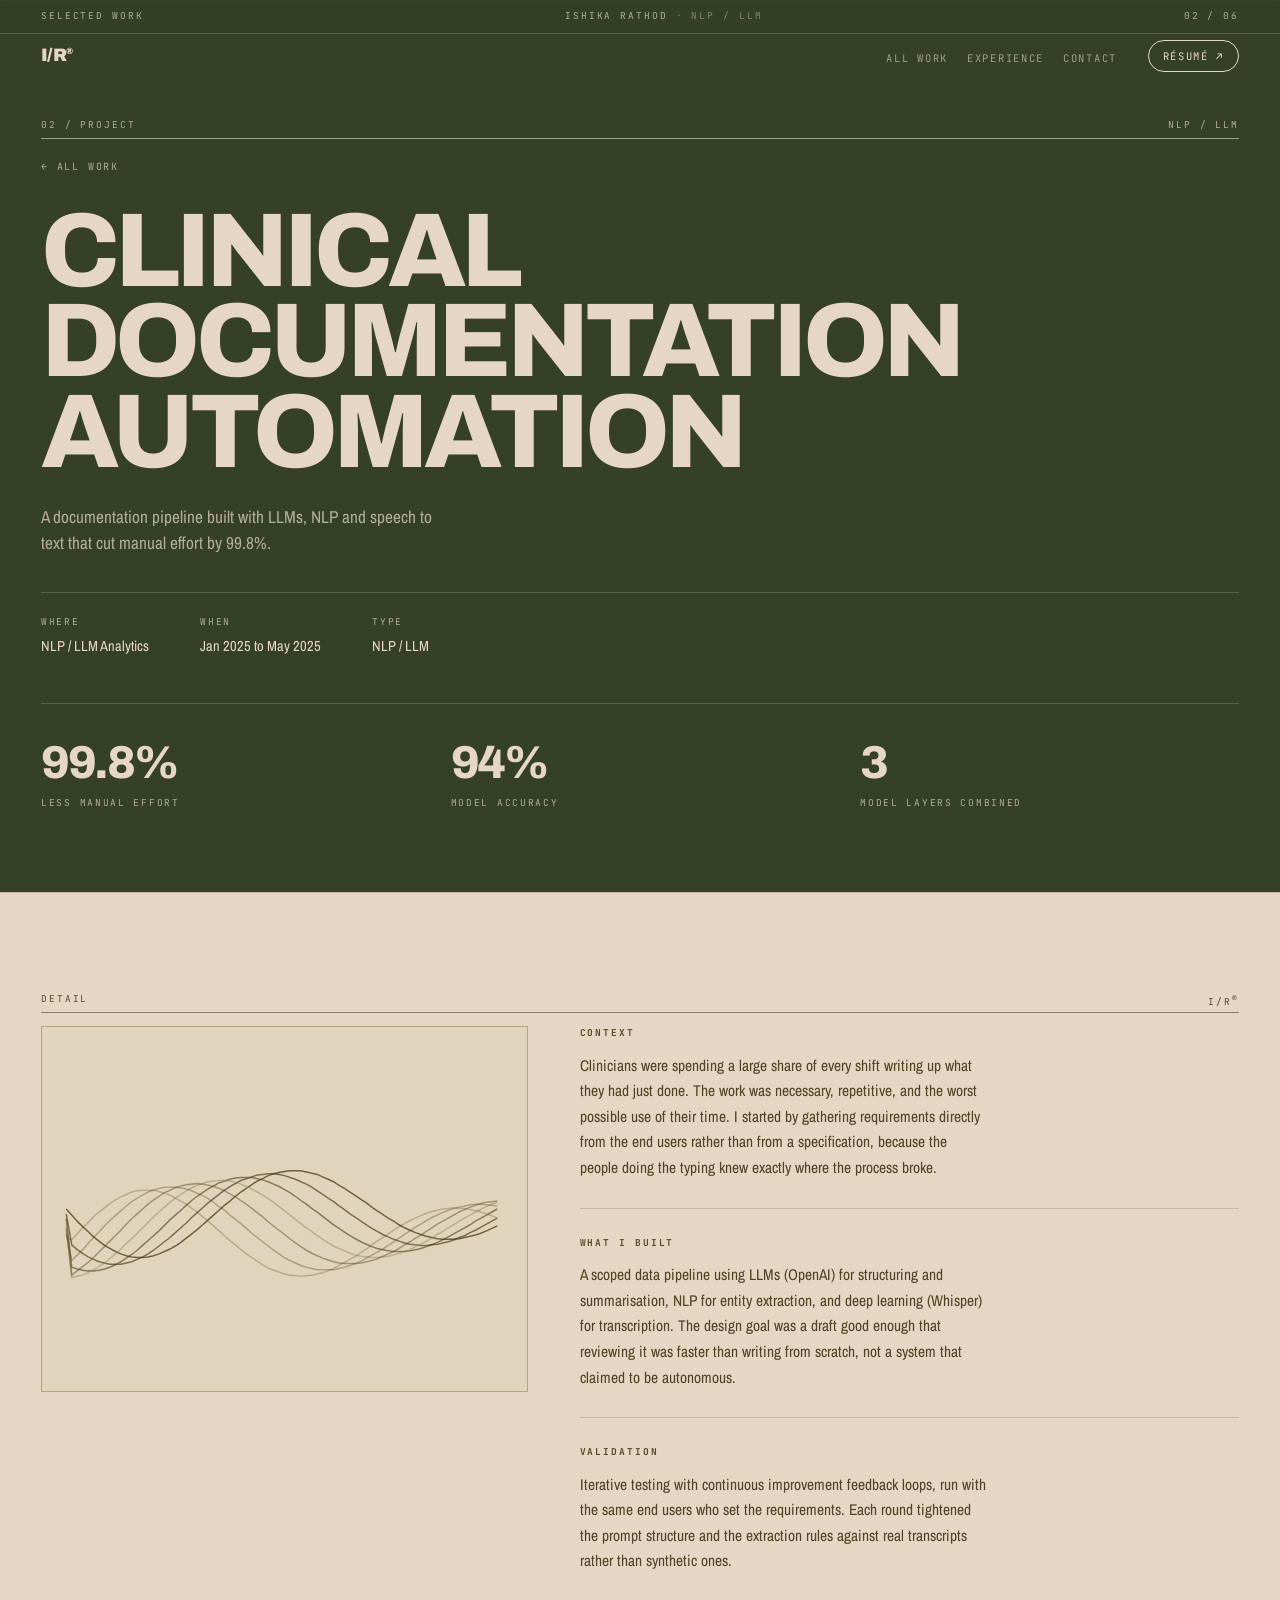
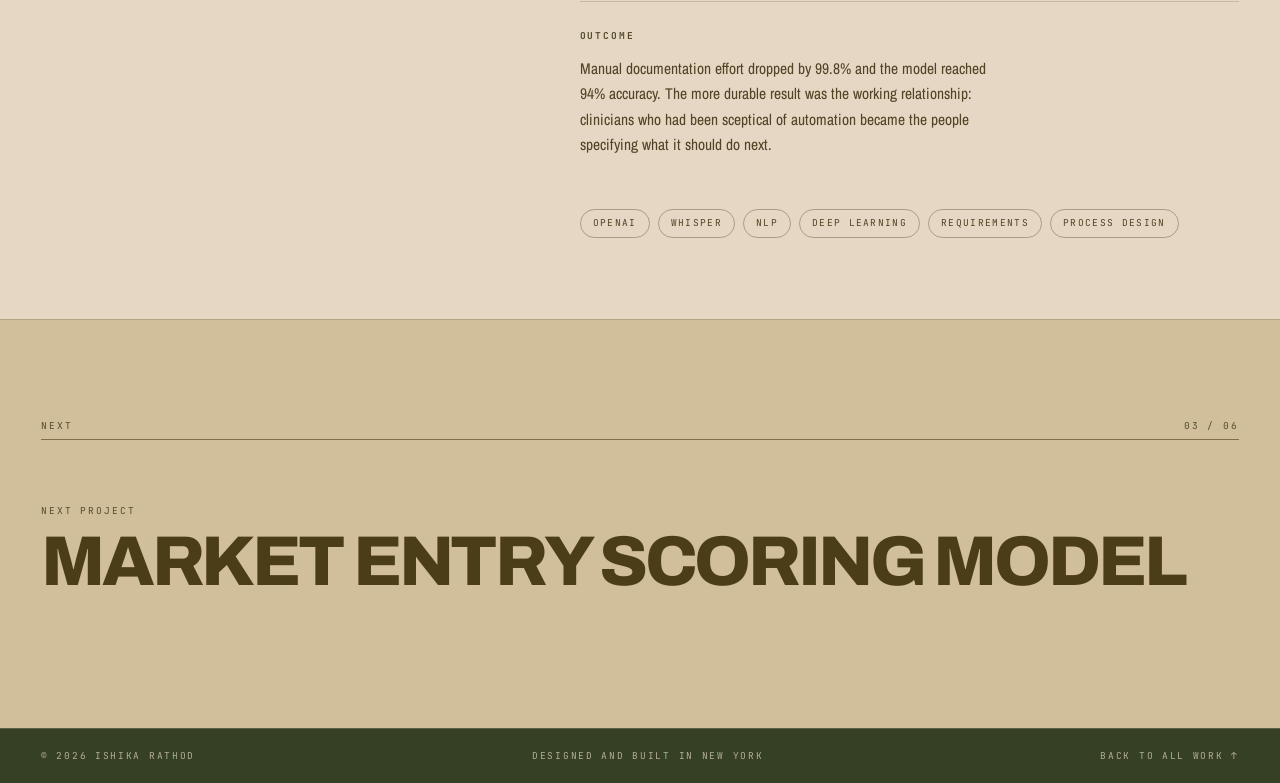
<file: projects/clinical-documentation.html>
<!DOCTYPE html>
<html lang="en">
<head>
<meta charset="utf-8" />
<meta name="viewport" content="width=device-width, initial-scale=1" />
<title>Process Automation for Clinical Documentation · Ishika Rathod</title>
<meta name="description" content="A documentation pipeline built with LLMs, NLP and speech to text that cut manual effort by 99.8%." />
<link rel="icon" href="data:image/svg+xml,<svg xmlns='http://www.w3.org/2000/svg' viewBox='0 0 100 100'><rect width='100' height='100' fill='%23354024'/><text y='72' x='50' font-size='62' font-family='Helvetica,Arial' font-weight='bold' fill='%23E5D7C4' text-anchor='middle'>I</text></svg>" />
<link rel="preconnect" href="https://fonts.googleapis.com" />
<link rel="preconnect" href="https://fonts.gstatic.com" crossorigin />
<link href="https://fonts.googleapis.com/css2?family=Archivo:wght@400;500;600;700;800;900&family=Archivo+Narrow:wght@400;600;700&family=Instrument+Serif:ital@0;1&family=JetBrains+Mono:wght@400;500&display=swap" rel="stylesheet" />
<link rel="stylesheet" href="../assets/css/style.css?v=c4a24b36" />
</head>
<body class="is-case">

<header class="runhead" id="runhead">
  <span class="runhead__l">Selected&nbsp;Work</span>
  <span class="runhead__c">Ishika&nbsp;Rathod <em>· NLP / LLM</em></span>
  <span class="runhead__r">02 / 06</span>
</header>

<nav class="nav" id="nav" aria-label="Primary">
  <a href="../index.html" class="nav__mark" aria-label="Home">I/R<sup>&reg;</sup></a>
  <ul class="nav__list">
    <li><a href="../index.html#portfolio">All work</a></li>
    <li><a href="../index.html#experience">Experience</a></li>
    <li><a href="../index.html#contact">Contact</a></li>
  </ul>
  <a class="nav__cta" href="../assets/docs/Ishika_Rathod_Resume.pdf" target="_blank" rel="noopener">R&eacute;sum&eacute; &#8599;</a>
</nav>

<main class="case">

  <section class="slide slide--dark case__head">
    <div class="slide__frame">
      <span class="corner corner--tl">02 / Project</span>
      <span class="corner corner--tr">NLP / LLM</span>

      <a class="case__back" href="../index.html#portfolio">&#8592; All work</a>

      <h1 class="display display--l case__title" data-split>Clinical Documentation Automation</h1>
      <p class="case__lede">A documentation pipeline built with LLMs, NLP and speech to text that cut manual effort by 99.8%.</p>

      <ul class="case__meta">
        <li><span>Where</span>NLP / LLM Analytics</li>
        <li><span>When</span>Jan 2025 to May 2025</li>
        <li><span>Type</span>NLP / LLM</li>
      </ul>

      <div class="case__stats" data-stagger>
        <div class="cstat"><b>99.8%</b><span>less manual effort</span></div>
        <div class="cstat"><b>94%</b><span>model accuracy</span></div>
        <div class="cstat"><b>3</b><span>model layers combined</span></div>
      </div>
    </div>
  </section>

  <section class="slide">
    <div class="slide__frame">
      <span class="corner corner--tl">Detail</span>
      <span class="corner corner--tr">I/R<sup>&reg;</sup></span>

      <div class="case__grid">
        <figure class="case__art reveal-clip">
          <img src="../assets/img/p5.svg" alt="" width="800" height="600" />
        </figure>

        <div class="case__body">
          <div class="case__sec reveal">
            <h2>Context</h2>
            <p>Clinicians were spending a large share of every shift writing up what they had just done. The work was necessary, repetitive, and the worst possible use of their time. I started by gathering requirements directly from the end users rather than from a specification, because the people doing the typing knew exactly where the process broke.</p>
          </div>
          <div class="case__sec reveal">
            <h2>What I built</h2>
            <p>A scoped data pipeline using LLMs (OpenAI) for structuring and summarisation, NLP for entity extraction, and deep learning (Whisper) for transcription. The design goal was a draft good enough that reviewing it was faster than writing from scratch, not a system that claimed to be autonomous.</p>
          </div>
          <div class="case__sec reveal">
            <h2>Validation</h2>
            <p>Iterative testing with continuous improvement feedback loops, run with the same end users who set the requirements. Each round tightened the prompt structure and the extraction rules against real transcripts rather than synthetic ones.</p>
          </div>
          <div class="case__sec reveal">
            <h2>Outcome</h2>
            <p>Manual documentation effort dropped by 99.8% and the model reached 94% accuracy. The more durable result was the working relationship: clinicians who had been sceptical of automation became the people specifying what it should do next.</p>
          </div>
          <ul class="tags"><li>OpenAI</li><li>Whisper</li><li>NLP</li><li>Deep Learning</li><li>Requirements</li><li>Process Design</li></ul>
        </div>
      </div>
    </div>
  </section>

  <section class="slide slide--soft">
    <div class="slide__frame">
      <span class="corner corner--tl">Next</span>
      <span class="corner corner--tr">03 / 06</span>
      <a class="case__next reveal" href="market-entry.html">
        <span>Next project</span>
        <b>Market Entry Scoring Model</b>
      </a>
    </div>
  </section>

</main>

<footer class="foot">
  <span>&copy; <span id="year">2026</span> Ishika Rathod</span>
  <span>Designed and built in New York</span>
  <a href="../index.html#portfolio">Back to all work &#8593;</a>
</footer>

<div class="cursor" id="cursor" aria-hidden="true">
  <div class="cursor__ring" id="cursorRing"></div>
  <div class="cursor__dot" id="cursorDot"></div>
</div>

<div class="progress" id="progress" aria-hidden="true"></div>
<script src="../assets/js/main.js?v=965a2934"></script>
</body>
</html>
</file>
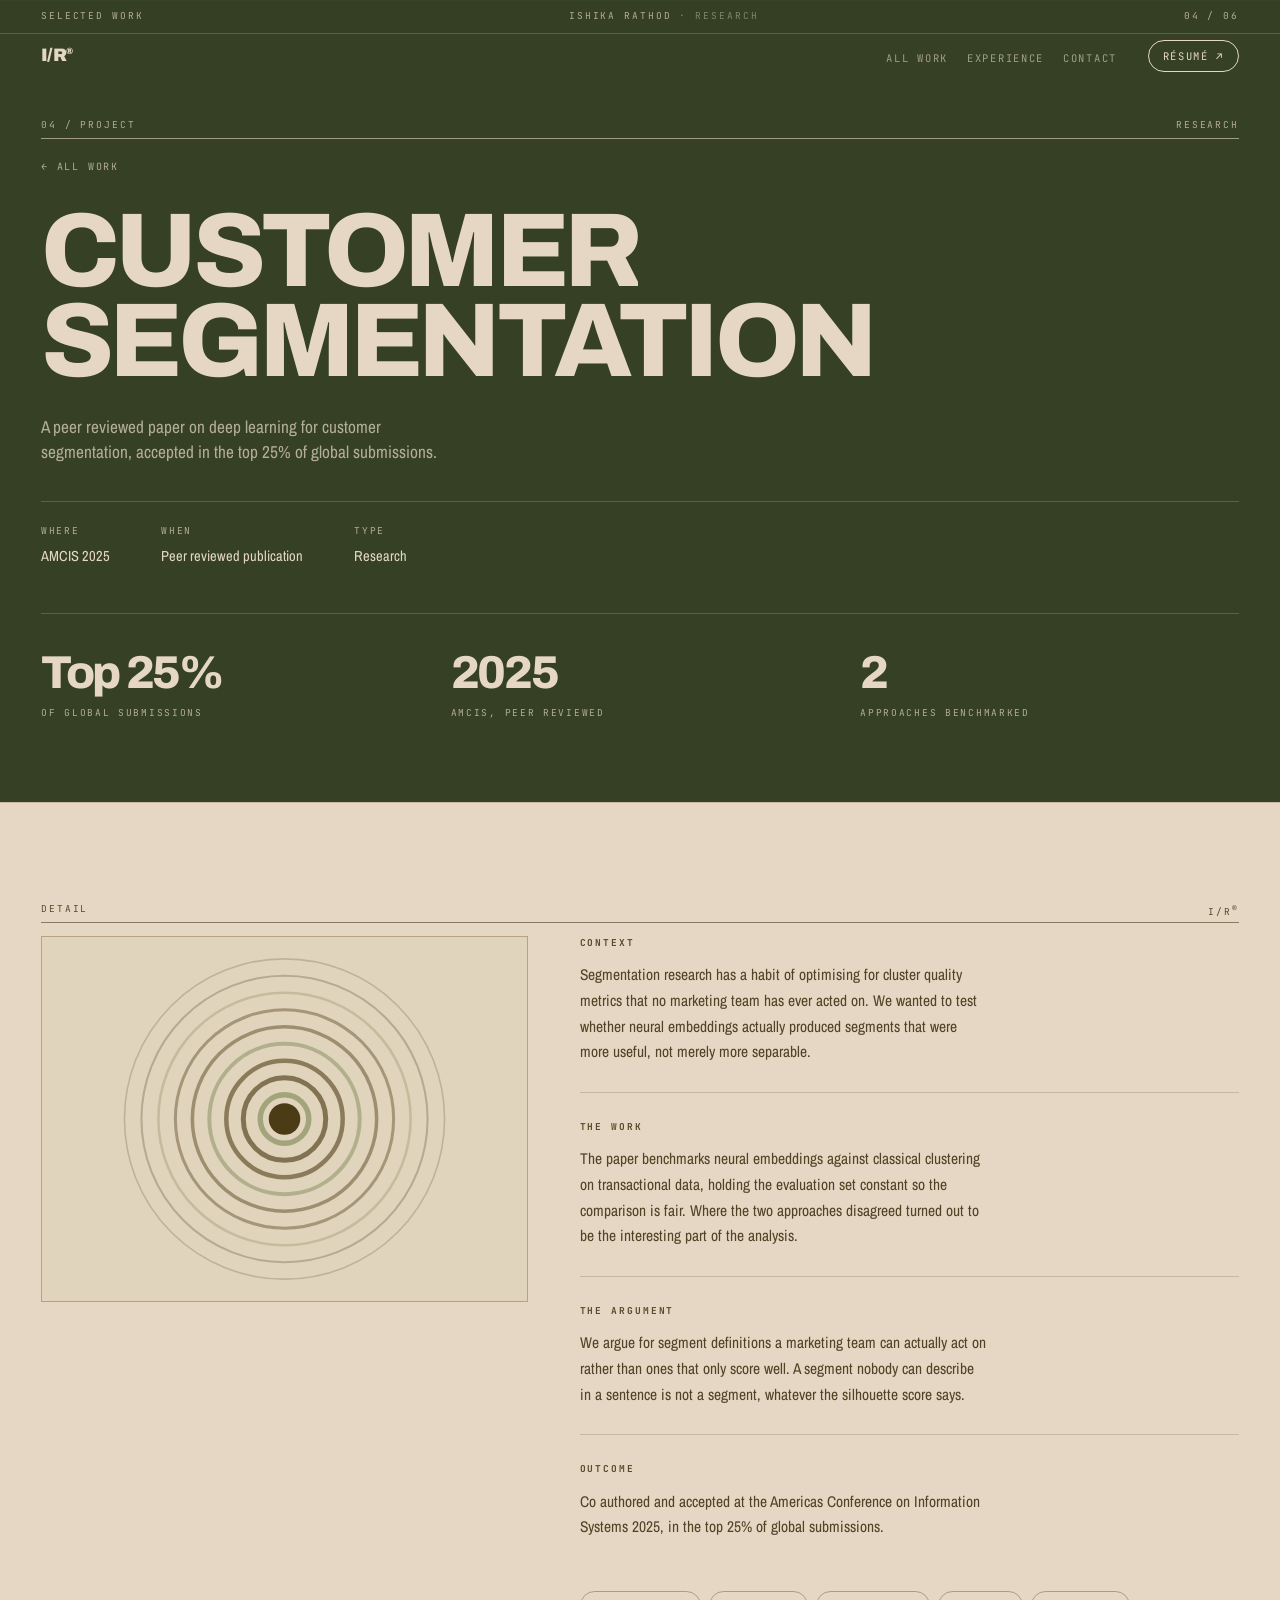
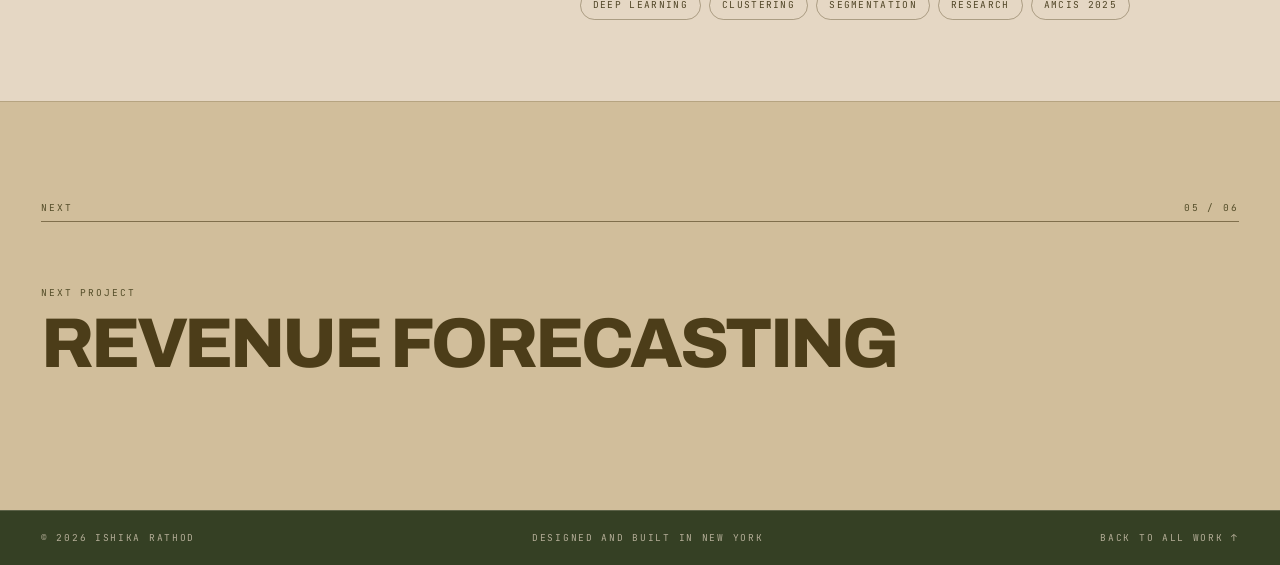
<file: projects/customer-segmentation.html>
<!DOCTYPE html>
<html lang="en">
<head>
<meta charset="utf-8" />
<meta name="viewport" content="width=device-width, initial-scale=1" />
<title>Deep Learning for Customer Segmentation · Ishika Rathod</title>
<meta name="description" content="A peer reviewed paper on deep learning for customer segmentation, accepted in the top 25% of global submissions." />
<link rel="icon" href="data:image/svg+xml,<svg xmlns='http://www.w3.org/2000/svg' viewBox='0 0 100 100'><rect width='100' height='100' fill='%23354024'/><text y='72' x='50' font-size='62' font-family='Helvetica,Arial' font-weight='bold' fill='%23E5D7C4' text-anchor='middle'>I</text></svg>" />
<link rel="preconnect" href="https://fonts.googleapis.com" />
<link rel="preconnect" href="https://fonts.gstatic.com" crossorigin />
<link href="https://fonts.googleapis.com/css2?family=Archivo:wght@400;500;600;700;800;900&family=Archivo+Narrow:wght@400;600;700&family=Instrument+Serif:ital@0;1&family=JetBrains+Mono:wght@400;500&display=swap" rel="stylesheet" />
<link rel="stylesheet" href="../assets/css/style.css?v=c4a24b36" />
</head>
<body class="is-case">

<header class="runhead" id="runhead">
  <span class="runhead__l">Selected&nbsp;Work</span>
  <span class="runhead__c">Ishika&nbsp;Rathod <em>· Research</em></span>
  <span class="runhead__r">04 / 06</span>
</header>

<nav class="nav" id="nav" aria-label="Primary">
  <a href="../index.html" class="nav__mark" aria-label="Home">I/R<sup>&reg;</sup></a>
  <ul class="nav__list">
    <li><a href="../index.html#portfolio">All work</a></li>
    <li><a href="../index.html#experience">Experience</a></li>
    <li><a href="../index.html#contact">Contact</a></li>
  </ul>
  <a class="nav__cta" href="../assets/docs/Ishika_Rathod_Resume.pdf" target="_blank" rel="noopener">R&eacute;sum&eacute; &#8599;</a>
</nav>

<main class="case">

  <section class="slide slide--dark case__head">
    <div class="slide__frame">
      <span class="corner corner--tl">04 / Project</span>
      <span class="corner corner--tr">Research</span>

      <a class="case__back" href="../index.html#portfolio">&#8592; All work</a>

      <h1 class="display display--l case__title" data-split>Customer Segmentation</h1>
      <p class="case__lede">A peer reviewed paper on deep learning for customer segmentation, accepted in the top 25% of global submissions.</p>

      <ul class="case__meta">
        <li><span>Where</span>AMCIS 2025</li>
        <li><span>When</span>Peer reviewed publication</li>
        <li><span>Type</span>Research</li>
      </ul>

      <div class="case__stats" data-stagger>
        <div class="cstat"><b>Top 25%</b><span>of global submissions</span></div>
        <div class="cstat"><b>2025</b><span>AMCIS, peer reviewed</span></div>
        <div class="cstat"><b>2</b><span>approaches benchmarked</span></div>
      </div>
    </div>
  </section>

  <section class="slide">
    <div class="slide__frame">
      <span class="corner corner--tl">Detail</span>
      <span class="corner corner--tr">I/R<sup>&reg;</sup></span>

      <div class="case__grid">
        <figure class="case__art reveal-clip">
          <img src="../assets/img/p6.svg" alt="" width="800" height="600" />
        </figure>

        <div class="case__body">
          <div class="case__sec reveal">
            <h2>Context</h2>
            <p>Segmentation research has a habit of optimising for cluster quality metrics that no marketing team has ever acted on. We wanted to test whether neural embeddings actually produced segments that were more useful, not merely more separable.</p>
          </div>
          <div class="case__sec reveal">
            <h2>The work</h2>
            <p>The paper benchmarks neural embeddings against classical clustering on transactional data, holding the evaluation set constant so the comparison is fair. Where the two approaches disagreed turned out to be the interesting part of the analysis.</p>
          </div>
          <div class="case__sec reveal">
            <h2>The argument</h2>
            <p>We argue for segment definitions a marketing team can actually act on rather than ones that only score well. A segment nobody can describe in a sentence is not a segment, whatever the silhouette score says.</p>
          </div>
          <div class="case__sec reveal">
            <h2>Outcome</h2>
            <p>Co authored and accepted at the Americas Conference on Information Systems 2025, in the top 25% of global submissions.</p>
          </div>
          <ul class="tags"><li>Deep Learning</li><li>Clustering</li><li>Segmentation</li><li>Research</li><li>AMCIS 2025</li></ul>
        </div>
      </div>
    </div>
  </section>

  <section class="slide slide--soft">
    <div class="slide__frame">
      <span class="corner corner--tl">Next</span>
      <span class="corner corner--tr">05 / 06</span>
      <a class="case__next reveal" href="revenue-forecasting.html">
        <span>Next project</span>
        <b>Revenue Forecasting</b>
      </a>
    </div>
  </section>

</main>

<footer class="foot">
  <span>&copy; <span id="year">2026</span> Ishika Rathod</span>
  <span>Designed and built in New York</span>
  <a href="../index.html#portfolio">Back to all work &#8593;</a>
</footer>

<div class="cursor" id="cursor" aria-hidden="true">
  <div class="cursor__ring" id="cursorRing"></div>
  <div class="cursor__dot" id="cursorDot"></div>
</div>

<div class="progress" id="progress" aria-hidden="true"></div>
<script src="../assets/js/main.js?v=965a2934"></script>
</body>
</html>
</file>
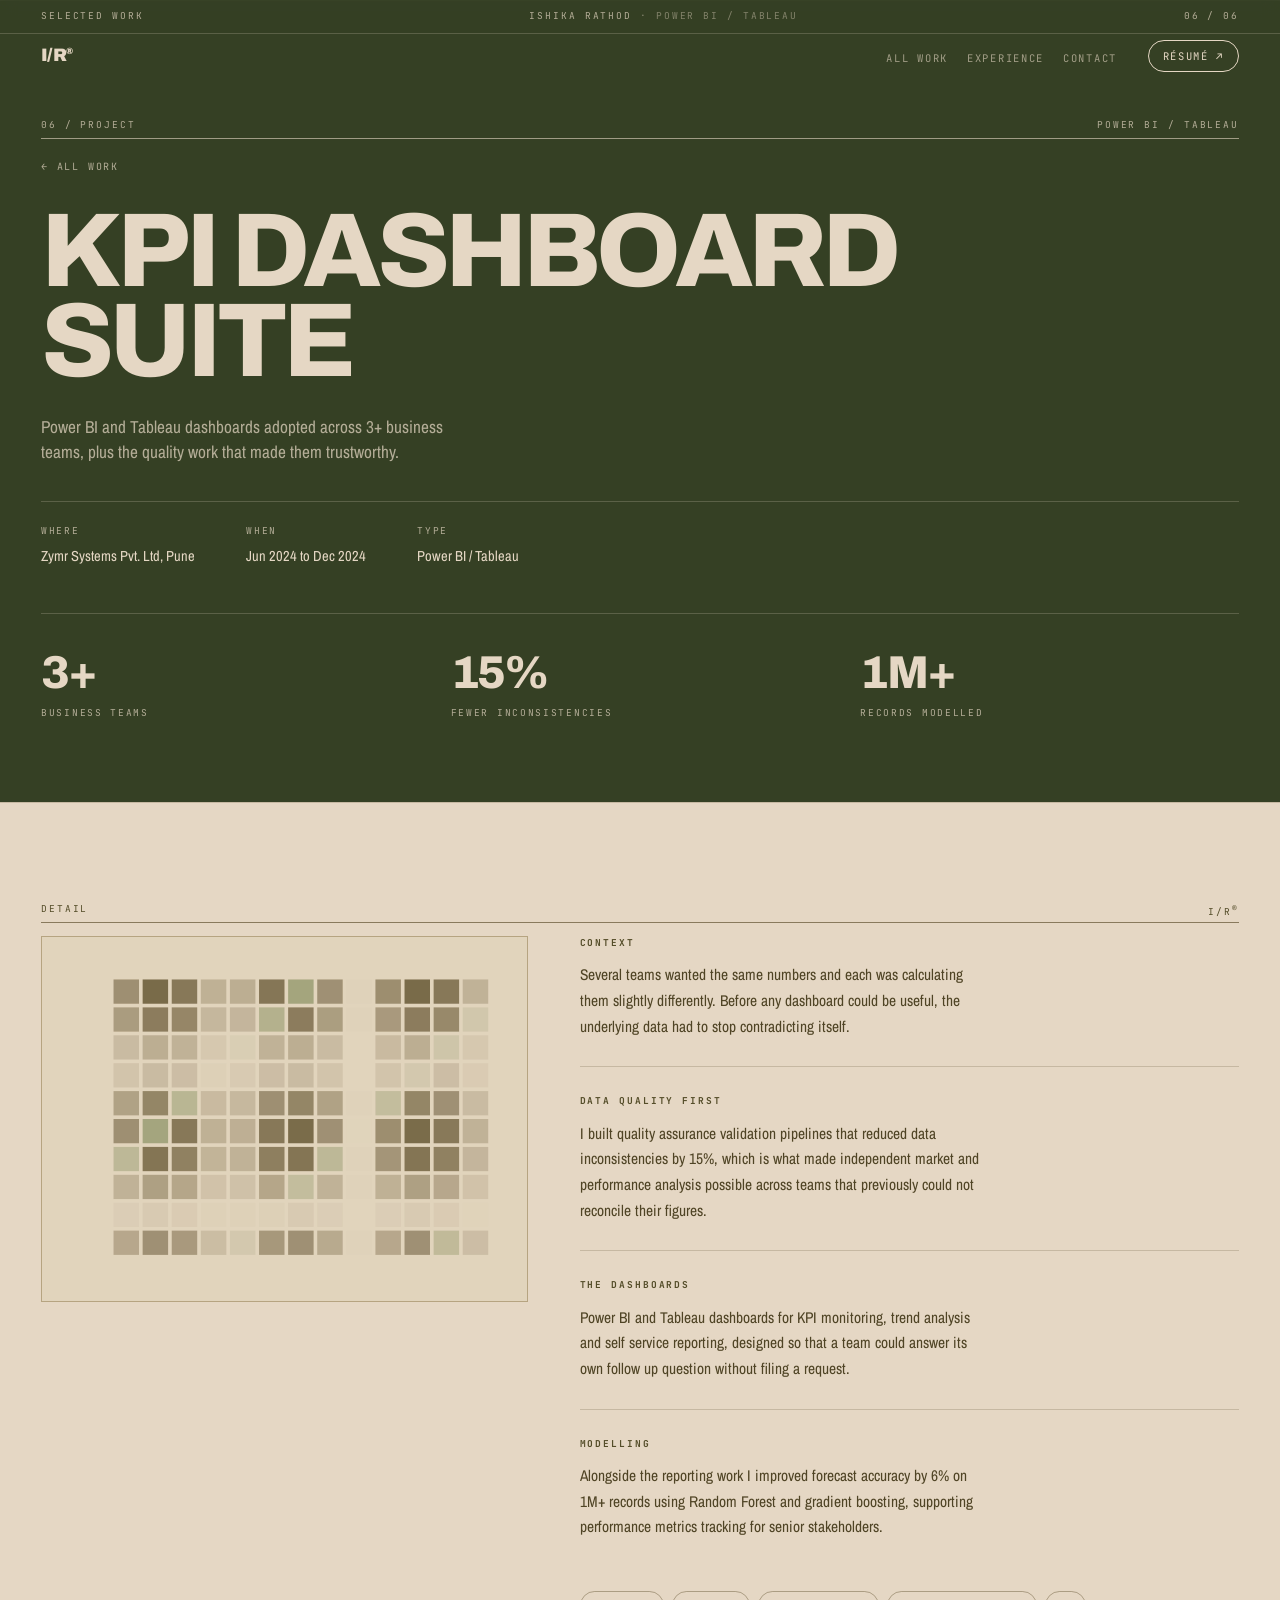
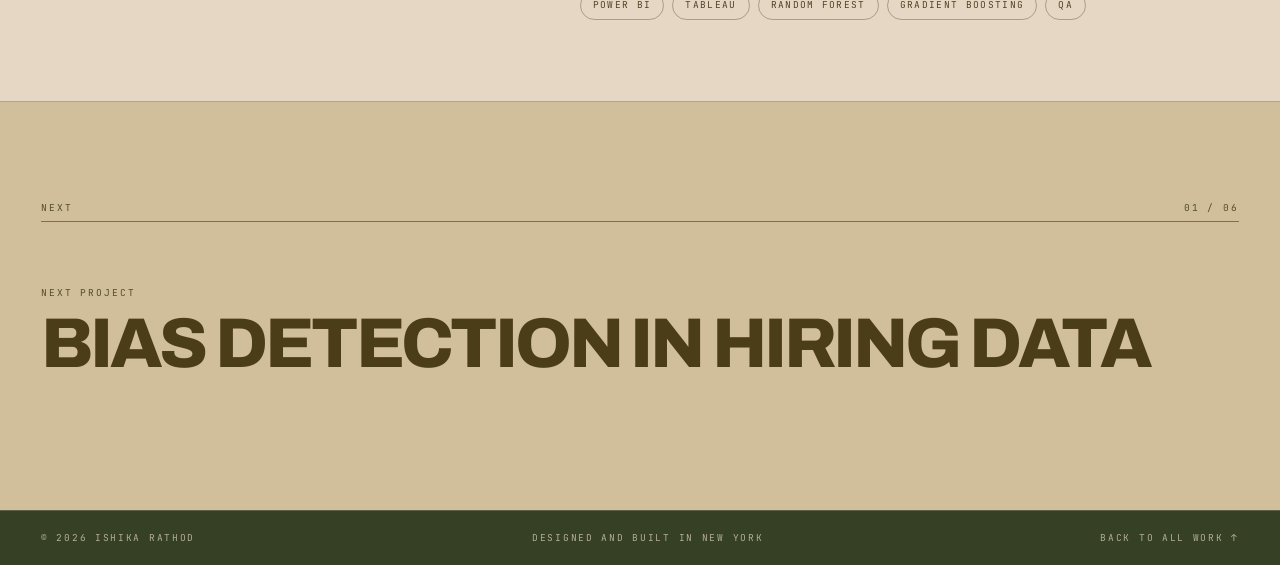
<file: projects/kpi-dashboards.html>
<!DOCTYPE html>
<html lang="en">
<head>
<meta charset="utf-8" />
<meta name="viewport" content="width=device-width, initial-scale=1" />
<title>KPI Dashboard Suite · Ishika Rathod</title>
<meta name="description" content="Power BI and Tableau dashboards adopted across 3+ business teams, plus the quality work that made them trustworthy." />
<link rel="icon" href="data:image/svg+xml,<svg xmlns='http://www.w3.org/2000/svg' viewBox='0 0 100 100'><rect width='100' height='100' fill='%23354024'/><text y='72' x='50' font-size='62' font-family='Helvetica,Arial' font-weight='bold' fill='%23E5D7C4' text-anchor='middle'>I</text></svg>" />
<link rel="preconnect" href="https://fonts.googleapis.com" />
<link rel="preconnect" href="https://fonts.gstatic.com" crossorigin />
<link href="https://fonts.googleapis.com/css2?family=Archivo:wght@400;500;600;700;800;900&family=Archivo+Narrow:wght@400;600;700&family=Instrument+Serif:ital@0;1&family=JetBrains+Mono:wght@400;500&display=swap" rel="stylesheet" />
<link rel="stylesheet" href="../assets/css/style.css?v=c4a24b36" />
</head>
<body class="is-case">

<header class="runhead" id="runhead">
  <span class="runhead__l">Selected&nbsp;Work</span>
  <span class="runhead__c">Ishika&nbsp;Rathod <em>· Power BI / Tableau</em></span>
  <span class="runhead__r">06 / 06</span>
</header>

<nav class="nav" id="nav" aria-label="Primary">
  <a href="../index.html" class="nav__mark" aria-label="Home">I/R<sup>&reg;</sup></a>
  <ul class="nav__list">
    <li><a href="../index.html#portfolio">All work</a></li>
    <li><a href="../index.html#experience">Experience</a></li>
    <li><a href="../index.html#contact">Contact</a></li>
  </ul>
  <a class="nav__cta" href="../assets/docs/Ishika_Rathod_Resume.pdf" target="_blank" rel="noopener">R&eacute;sum&eacute; &#8599;</a>
</nav>

<main class="case">

  <section class="slide slide--dark case__head">
    <div class="slide__frame">
      <span class="corner corner--tl">06 / Project</span>
      <span class="corner corner--tr">Power BI / Tableau</span>

      <a class="case__back" href="../index.html#portfolio">&#8592; All work</a>

      <h1 class="display display--l case__title" data-split>KPI Dashboard Suite</h1>
      <p class="case__lede">Power BI and Tableau dashboards adopted across 3+ business teams, plus the quality work that made them trustworthy.</p>

      <ul class="case__meta">
        <li><span>Where</span>Zymr Systems Pvt. Ltd, Pune</li>
        <li><span>When</span>Jun 2024 to Dec 2024</li>
        <li><span>Type</span>Power BI / Tableau</li>
      </ul>

      <div class="case__stats" data-stagger>
        <div class="cstat"><b>3+</b><span>business teams</span></div>
        <div class="cstat"><b>15%</b><span>fewer inconsistencies</span></div>
        <div class="cstat"><b>1M+</b><span>records modelled</span></div>
      </div>
    </div>
  </section>

  <section class="slide">
    <div class="slide__frame">
      <span class="corner corner--tl">Detail</span>
      <span class="corner corner--tr">I/R<sup>&reg;</sup></span>

      <div class="case__grid">
        <figure class="case__art reveal-clip">
          <img src="../assets/img/p2.svg" alt="" width="800" height="600" />
        </figure>

        <div class="case__body">
          <div class="case__sec reveal">
            <h2>Context</h2>
            <p>Several teams wanted the same numbers and each was calculating them slightly differently. Before any dashboard could be useful, the underlying data had to stop contradicting itself.</p>
          </div>
          <div class="case__sec reveal">
            <h2>Data quality first</h2>
            <p>I built quality assurance validation pipelines that reduced data inconsistencies by 15%, which is what made independent market and performance analysis possible across teams that previously could not reconcile their figures.</p>
          </div>
          <div class="case__sec reveal">
            <h2>The dashboards</h2>
            <p>Power BI and Tableau dashboards for KPI monitoring, trend analysis and self service reporting, designed so that a team could answer its own follow up question without filing a request.</p>
          </div>
          <div class="case__sec reveal">
            <h2>Modelling</h2>
            <p>Alongside the reporting work I improved forecast accuracy by 6% on 1M+ records using Random Forest and gradient boosting, supporting performance metrics tracking for senior stakeholders.</p>
          </div>
          <ul class="tags"><li>Power BI</li><li>Tableau</li><li>Random Forest</li><li>Gradient Boosting</li><li>QA</li></ul>
        </div>
      </div>
    </div>
  </section>

  <section class="slide slide--soft">
    <div class="slide__frame">
      <span class="corner corner--tl">Next</span>
      <span class="corner corner--tr">01 / 06</span>
      <a class="case__next reveal" href="bias-detection.html">
        <span>Next project</span>
        <b>Bias Detection in Hiring Data</b>
      </a>
    </div>
  </section>

</main>

<footer class="foot">
  <span>&copy; <span id="year">2026</span> Ishika Rathod</span>
  <span>Designed and built in New York</span>
  <a href="../index.html#portfolio">Back to all work &#8593;</a>
</footer>

<div class="cursor" id="cursor" aria-hidden="true">
  <div class="cursor__ring" id="cursorRing"></div>
  <div class="cursor__dot" id="cursorDot"></div>
</div>

<div class="progress" id="progress" aria-hidden="true"></div>
<script src="../assets/js/main.js?v=965a2934"></script>
</body>
</html>
</file>
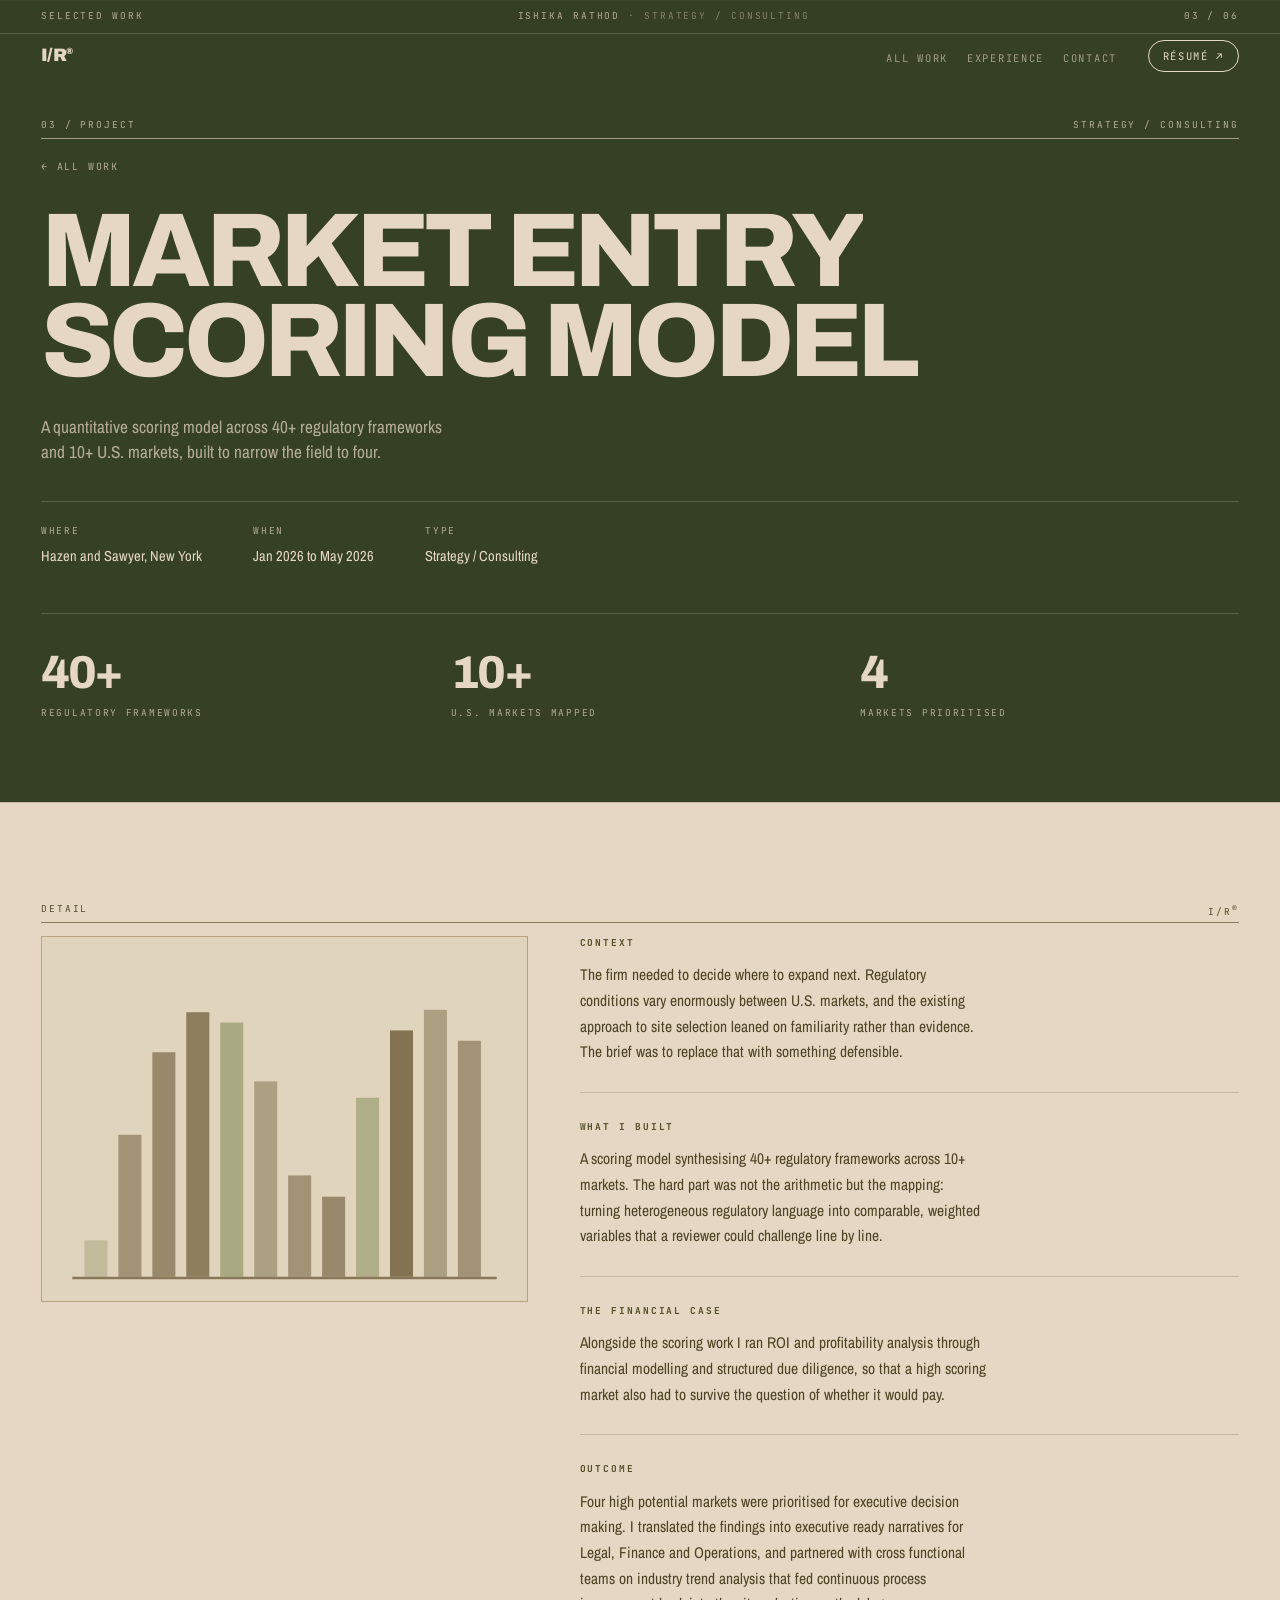
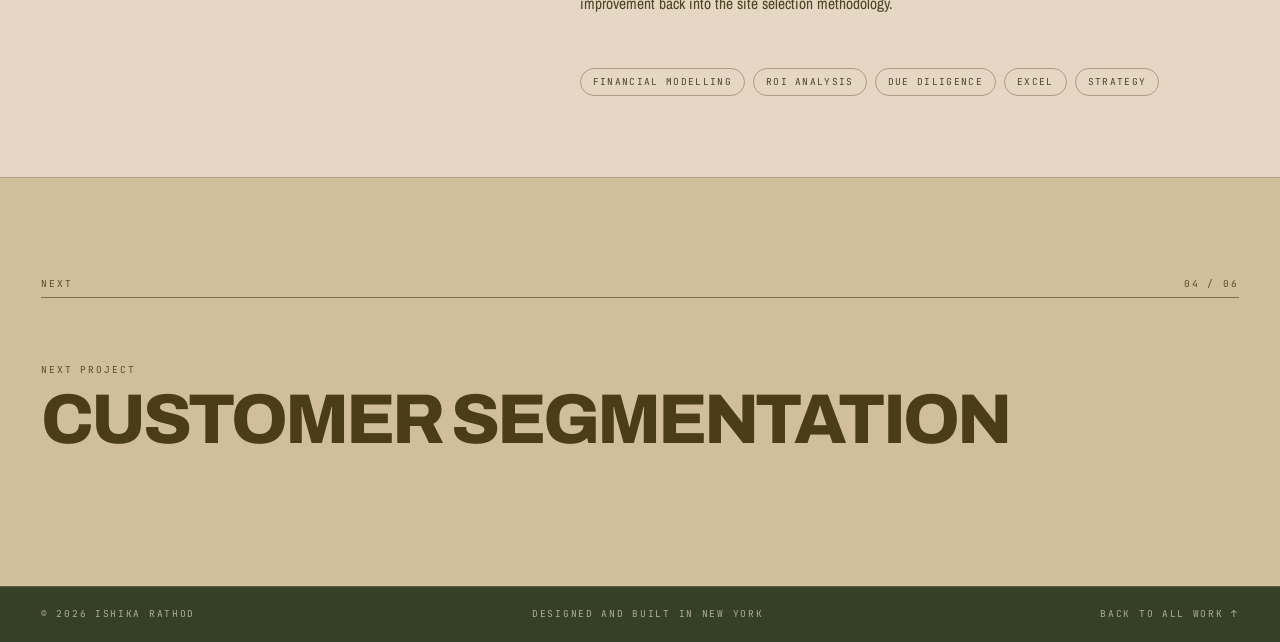
<file: projects/market-entry.html>
<!DOCTYPE html>
<html lang="en">
<head>
<meta charset="utf-8" />
<meta name="viewport" content="width=device-width, initial-scale=1" />
<title>Market Entry Scoring Model · Ishika Rathod</title>
<meta name="description" content="A quantitative scoring model across 40+ regulatory frameworks and 10+ U.S. markets, built to narrow the field to four." />
<link rel="icon" href="data:image/svg+xml,<svg xmlns='http://www.w3.org/2000/svg' viewBox='0 0 100 100'><rect width='100' height='100' fill='%23354024'/><text y='72' x='50' font-size='62' font-family='Helvetica,Arial' font-weight='bold' fill='%23E5D7C4' text-anchor='middle'>I</text></svg>" />
<link rel="preconnect" href="https://fonts.googleapis.com" />
<link rel="preconnect" href="https://fonts.gstatic.com" crossorigin />
<link href="https://fonts.googleapis.com/css2?family=Archivo:wght@400;500;600;700;800;900&family=Archivo+Narrow:wght@400;600;700&family=Instrument+Serif:ital@0;1&family=JetBrains+Mono:wght@400;500&display=swap" rel="stylesheet" />
<link rel="stylesheet" href="../assets/css/style.css?v=c4a24b36" />
</head>
<body class="is-case">

<header class="runhead" id="runhead">
  <span class="runhead__l">Selected&nbsp;Work</span>
  <span class="runhead__c">Ishika&nbsp;Rathod <em>· Strategy / Consulting</em></span>
  <span class="runhead__r">03 / 06</span>
</header>

<nav class="nav" id="nav" aria-label="Primary">
  <a href="../index.html" class="nav__mark" aria-label="Home">I/R<sup>&reg;</sup></a>
  <ul class="nav__list">
    <li><a href="../index.html#portfolio">All work</a></li>
    <li><a href="../index.html#experience">Experience</a></li>
    <li><a href="../index.html#contact">Contact</a></li>
  </ul>
  <a class="nav__cta" href="../assets/docs/Ishika_Rathod_Resume.pdf" target="_blank" rel="noopener">R&eacute;sum&eacute; &#8599;</a>
</nav>

<main class="case">

  <section class="slide slide--dark case__head">
    <div class="slide__frame">
      <span class="corner corner--tl">03 / Project</span>
      <span class="corner corner--tr">Strategy / Consulting</span>

      <a class="case__back" href="../index.html#portfolio">&#8592; All work</a>

      <h1 class="display display--l case__title" data-split>Market Entry Scoring Model</h1>
      <p class="case__lede">A quantitative scoring model across 40+ regulatory frameworks and 10+ U.S. markets, built to narrow the field to four.</p>

      <ul class="case__meta">
        <li><span>Where</span>Hazen and Sawyer, New York</li>
        <li><span>When</span>Jan 2026 to May 2026</li>
        <li><span>Type</span>Strategy / Consulting</li>
      </ul>

      <div class="case__stats" data-stagger>
        <div class="cstat"><b>40+</b><span>regulatory frameworks</span></div>
        <div class="cstat"><b>10+</b><span>U.S. markets mapped</span></div>
        <div class="cstat"><b>4</b><span>markets prioritised</span></div>
      </div>
    </div>
  </section>

  <section class="slide">
    <div class="slide__frame">
      <span class="corner corner--tl">Detail</span>
      <span class="corner corner--tr">I/R<sup>&reg;</sup></span>

      <div class="case__grid">
        <figure class="case__art reveal-clip">
          <img src="../assets/img/p3.svg" alt="" width="800" height="600" />
        </figure>

        <div class="case__body">
          <div class="case__sec reveal">
            <h2>Context</h2>
            <p>The firm needed to decide where to expand next. Regulatory conditions vary enormously between U.S. markets, and the existing approach to site selection leaned on familiarity rather than evidence. The brief was to replace that with something defensible.</p>
          </div>
          <div class="case__sec reveal">
            <h2>What I built</h2>
            <p>A scoring model synthesising 40+ regulatory frameworks across 10+ markets. The hard part was not the arithmetic but the mapping: turning heterogeneous regulatory language into comparable, weighted variables that a reviewer could challenge line by line.</p>
          </div>
          <div class="case__sec reveal">
            <h2>The financial case</h2>
            <p>Alongside the scoring work I ran ROI and profitability analysis through financial modelling and structured due diligence, so that a high scoring market also had to survive the question of whether it would pay.</p>
          </div>
          <div class="case__sec reveal">
            <h2>Outcome</h2>
            <p>Four high potential markets were prioritised for executive decision making. I translated the findings into executive ready narratives for Legal, Finance and Operations, and partnered with cross functional teams on industry trend analysis that fed continuous process improvement back into the site selection methodology.</p>
          </div>
          <ul class="tags"><li>Financial Modelling</li><li>ROI Analysis</li><li>Due Diligence</li><li>Excel</li><li>Strategy</li></ul>
        </div>
      </div>
    </div>
  </section>

  <section class="slide slide--soft">
    <div class="slide__frame">
      <span class="corner corner--tl">Next</span>
      <span class="corner corner--tr">04 / 06</span>
      <a class="case__next reveal" href="customer-segmentation.html">
        <span>Next project</span>
        <b>Customer Segmentation</b>
      </a>
    </div>
  </section>

</main>

<footer class="foot">
  <span>&copy; <span id="year">2026</span> Ishika Rathod</span>
  <span>Designed and built in New York</span>
  <a href="../index.html#portfolio">Back to all work &#8593;</a>
</footer>

<div class="cursor" id="cursor" aria-hidden="true">
  <div class="cursor__ring" id="cursorRing"></div>
  <div class="cursor__dot" id="cursorDot"></div>
</div>

<div class="progress" id="progress" aria-hidden="true"></div>
<script src="../assets/js/main.js?v=965a2934"></script>
</body>
</html>
</file>
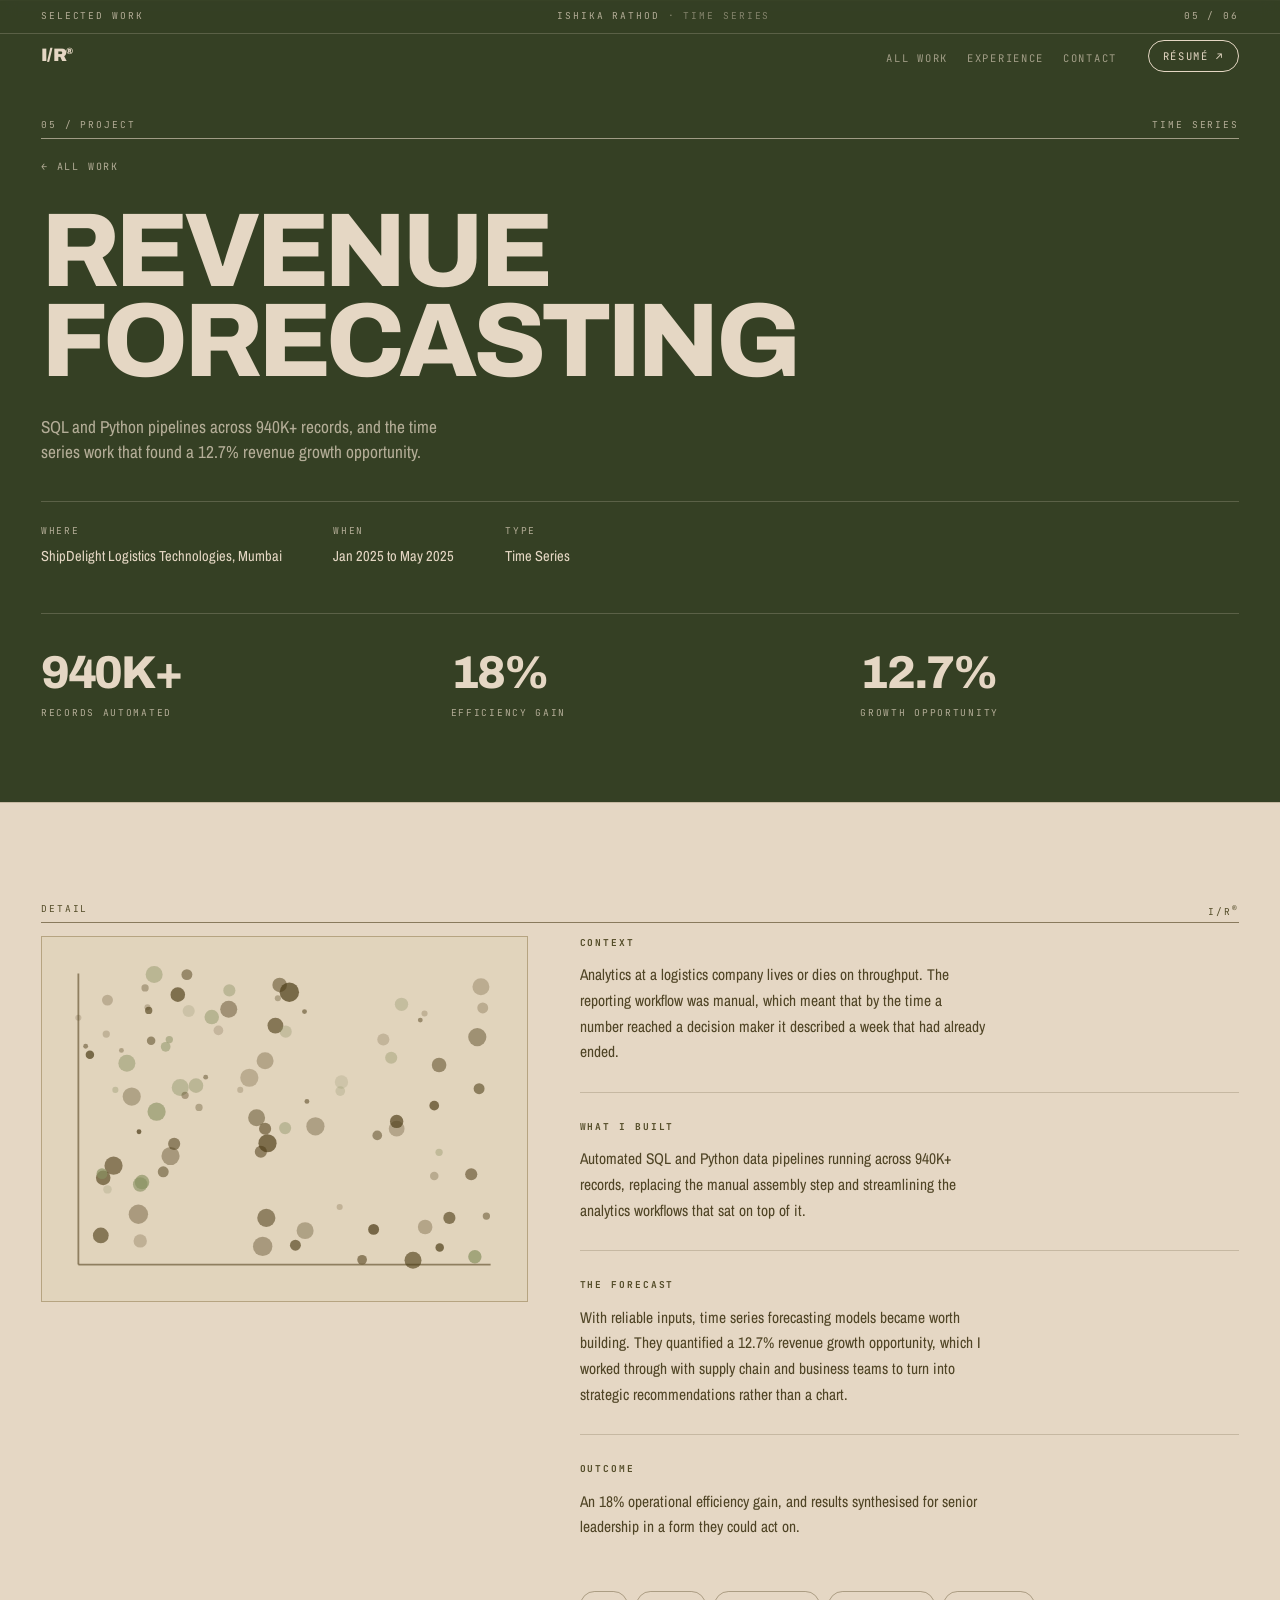
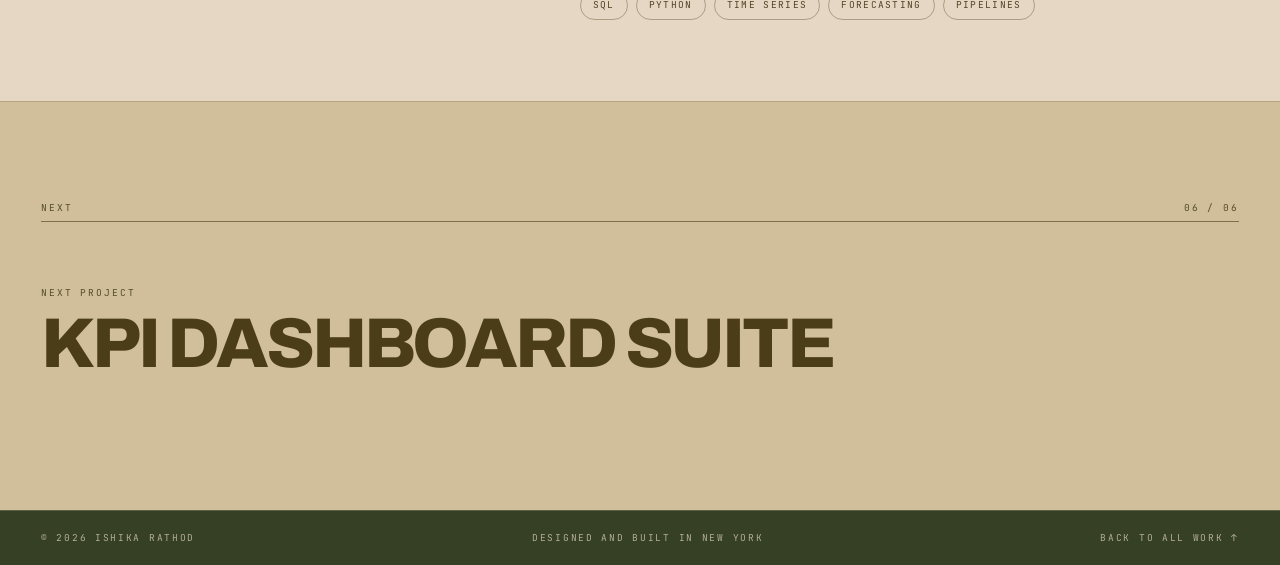
<file: projects/revenue-forecasting.html>
<!DOCTYPE html>
<html lang="en">
<head>
<meta charset="utf-8" />
<meta name="viewport" content="width=device-width, initial-scale=1" />
<title>Revenue Forecasting and Pipeline Automation · Ishika Rathod</title>
<meta name="description" content="SQL and Python pipelines across 940K+ records, and the time series work that found a 12.7% revenue growth opportunity." />
<link rel="icon" href="data:image/svg+xml,<svg xmlns='http://www.w3.org/2000/svg' viewBox='0 0 100 100'><rect width='100' height='100' fill='%23354024'/><text y='72' x='50' font-size='62' font-family='Helvetica,Arial' font-weight='bold' fill='%23E5D7C4' text-anchor='middle'>I</text></svg>" />
<link rel="preconnect" href="https://fonts.googleapis.com" />
<link rel="preconnect" href="https://fonts.gstatic.com" crossorigin />
<link href="https://fonts.googleapis.com/css2?family=Archivo:wght@400;500;600;700;800;900&family=Archivo+Narrow:wght@400;600;700&family=Instrument+Serif:ital@0;1&family=JetBrains+Mono:wght@400;500&display=swap" rel="stylesheet" />
<link rel="stylesheet" href="../assets/css/style.css?v=c4a24b36" />
</head>
<body class="is-case">

<header class="runhead" id="runhead">
  <span class="runhead__l">Selected&nbsp;Work</span>
  <span class="runhead__c">Ishika&nbsp;Rathod <em>· Time Series</em></span>
  <span class="runhead__r">05 / 06</span>
</header>

<nav class="nav" id="nav" aria-label="Primary">
  <a href="../index.html" class="nav__mark" aria-label="Home">I/R<sup>&reg;</sup></a>
  <ul class="nav__list">
    <li><a href="../index.html#portfolio">All work</a></li>
    <li><a href="../index.html#experience">Experience</a></li>
    <li><a href="../index.html#contact">Contact</a></li>
  </ul>
  <a class="nav__cta" href="../assets/docs/Ishika_Rathod_Resume.pdf" target="_blank" rel="noopener">R&eacute;sum&eacute; &#8599;</a>
</nav>

<main class="case">

  <section class="slide slide--dark case__head">
    <div class="slide__frame">
      <span class="corner corner--tl">05 / Project</span>
      <span class="corner corner--tr">Time Series</span>

      <a class="case__back" href="../index.html#portfolio">&#8592; All work</a>

      <h1 class="display display--l case__title" data-split>Revenue Forecasting</h1>
      <p class="case__lede">SQL and Python pipelines across 940K+ records, and the time series work that found a 12.7% revenue growth opportunity.</p>

      <ul class="case__meta">
        <li><span>Where</span>ShipDelight Logistics Technologies, Mumbai</li>
        <li><span>When</span>Jan 2025 to May 2025</li>
        <li><span>Type</span>Time Series</li>
      </ul>

      <div class="case__stats" data-stagger>
        <div class="cstat"><b>940K+</b><span>records automated</span></div>
        <div class="cstat"><b>18%</b><span>efficiency gain</span></div>
        <div class="cstat"><b>12.7%</b><span>growth opportunity</span></div>
      </div>
    </div>
  </section>

  <section class="slide">
    <div class="slide__frame">
      <span class="corner corner--tl">Detail</span>
      <span class="corner corner--tr">I/R<sup>&reg;</sup></span>

      <div class="case__grid">
        <figure class="case__art reveal-clip">
          <img src="../assets/img/p1.svg" alt="" width="800" height="600" />
        </figure>

        <div class="case__body">
          <div class="case__sec reveal">
            <h2>Context</h2>
            <p>Analytics at a logistics company lives or dies on throughput. The reporting workflow was manual, which meant that by the time a number reached a decision maker it described a week that had already ended.</p>
          </div>
          <div class="case__sec reveal">
            <h2>What I built</h2>
            <p>Automated SQL and Python data pipelines running across 940K+ records, replacing the manual assembly step and streamlining the analytics workflows that sat on top of it.</p>
          </div>
          <div class="case__sec reveal">
            <h2>The forecast</h2>
            <p>With reliable inputs, time series forecasting models became worth building. They quantified a 12.7% revenue growth opportunity, which I worked through with supply chain and business teams to turn into strategic recommendations rather than a chart.</p>
          </div>
          <div class="case__sec reveal">
            <h2>Outcome</h2>
            <p>An 18% operational efficiency gain, and results synthesised for senior leadership in a form they could act on.</p>
          </div>
          <ul class="tags"><li>SQL</li><li>Python</li><li>Time Series</li><li>Forecasting</li><li>Pipelines</li></ul>
        </div>
      </div>
    </div>
  </section>

  <section class="slide slide--soft">
    <div class="slide__frame">
      <span class="corner corner--tl">Next</span>
      <span class="corner corner--tr">06 / 06</span>
      <a class="case__next reveal" href="kpi-dashboards.html">
        <span>Next project</span>
        <b>KPI Dashboard Suite</b>
      </a>
    </div>
  </section>

</main>

<footer class="foot">
  <span>&copy; <span id="year">2026</span> Ishika Rathod</span>
  <span>Designed and built in New York</span>
  <a href="../index.html#portfolio">Back to all work &#8593;</a>
</footer>

<div class="cursor" id="cursor" aria-hidden="true">
  <div class="cursor__ring" id="cursorRing"></div>
  <div class="cursor__dot" id="cursorDot"></div>
</div>

<div class="progress" id="progress" aria-hidden="true"></div>
<script src="../assets/js/main.js?v=965a2934"></script>
</body>
</html>
</file>
<file: assets/css/style.css>
/* ==========================================================================
   Ishika Rathod - Personal Portfolio
   Editorial layout on a warm five-tone palette
   (Cafe Noir, Kombu Green, Moss Green, Tan, Bone).
   Sections: 1 Tokens · 2 Reset · 3 Type · 4 Chrome · 5 Slides · 6 Sections
             7 Components · 8 Motion · 9 Responsive
   ========================================================================== */

/* ── 1. TOKENS ─────────────────────────────────────────────────────────── */
:root{
  /* Beige carries the body of the site; the greens are reserved for the cover
     and the closing section, so those two read as bookends rather than the
     page changing character halfway down. */
  --green-900:  #212A16;
  --green-800:  #2B3620;
  --green-700:  #354024;   /* Kombu: cover and contact */
  --cafe-noir:  #4C3D19;
  --moss:       #889063;
  --tan:        #CFBB99;
  --bone:       #E5D7C4;

  --paper:      var(--bone);
  /* deep enough that the alternation actually reads, but stopping short of
     full Tan, where the small mono labels fall under a readable ratio */
  --paper-soft: #D1BE9B;   /* the beige-brown that alternates with the bone */
  --card:       #EFE5D6;   /* raised above the paper, not below it */
  --ink:        var(--cafe-noir);
  --ink-soft:   #4F4425;
  --ink-mute:   #544D29;
  --line:       rgba(76,61,25,.20);
  --line-hard:  rgba(76,61,25,.38);
  --dark:       var(--green-700);
  --dark-line:  rgba(229,215,196,.22);
  --on-dark:    var(--bone);
  --on-dark-mu: rgba(229,215,196,.72);
  --accent:     #444E2B;   /* deep olive: ties to the green, reads on both beiges */
  --warn:       #B4472F;

  /* photographs run in their own colour */
  --photo:      saturate(1.04) contrast(1.02);

  --ff-display: "Archivo", "Helvetica Neue", Helvetica, Arial, sans-serif;
  --ff-text:    "Archivo Narrow", "Helvetica Neue", Helvetica, Arial, sans-serif;
  --ff-mono:    "JetBrains Mono", ui-monospace, "SF Mono", Menlo, monospace;
  --ff-serif:   "Instrument Serif", Georgia, "Times New Roman", serif;

  --pad:        clamp(18px, 3.2vw, 46px);
  --gutter:     clamp(16px, 2.4vw, 34px);
  --maxw:       1560px;
  --ease:       cubic-bezier(.22,.61,.36,1);
  --ease-out:   cubic-bezier(.16,1,.3,1);
}

/* ── 2. RESET ──────────────────────────────────────────────────────────── */
*,*::before,*::after{ box-sizing:border-box; }
html{ -webkit-text-size-adjust:100%; }
/* Smooth scrolling is driven from JS (main.js) rather than CSS so that native
   hash jumps land instantly and honour the fixed header offset. */
body{
  margin:0;
  background:var(--paper);
  color:var(--ink);
  font-family:var(--ff-text);
  font-size:16px;
  line-height:1.55;
  -webkit-font-smoothing:antialiased;
  -moz-osx-font-smoothing:grayscale;
  overflow-x:hidden;
}
img,svg{ display:block; max-width:100%; height:auto; }
a{ color:inherit; text-decoration:none; }
ul,ol{ margin:0; padding:0; list-style:none; }
h1,h2,h3,h4,p{ margin:0; }
button,input,select,textarea{ font:inherit; color:inherit; }
::selection{ background:var(--ink); color:var(--paper); }

/* ── 3. TYPE ───────────────────────────────────────────────────────────── */
.display{
  font-family:var(--ff-display);
  font-weight:800;
  text-transform:uppercase;
  letter-spacing:-.045em;
  line-height:.86;
  hyphens:none;
}
.display--xl{ font-size:clamp(3.2rem, 12.2vw, 12rem); }
.display--l { font-size:clamp(2.7rem, 8.2vw, 7.6rem); }

.eyebrow{
  display:inline-block;
  font-family:var(--ff-mono);
  font-size:10px;
  letter-spacing:.24em;
  text-transform:uppercase;
  color:var(--ink-mute);
  margin-bottom:1.1rem;
}
.eyebrow--light{ color:var(--on-dark-mu); }

.lede{
  font-size:clamp(1.05rem, 1.5vw, 1.4rem);
  line-height:1.45;
  color:var(--ink);
}

/* ── 4. CHROME: loader, running header, nav, progress ──────────────────── */

/* Loader */
.loader{
  position:fixed; inset:0; z-index:9999;
  background:var(--dark); color:var(--on-dark);
  display:flex; flex-direction:column; justify-content:flex-end;
  padding:var(--pad);
  transition:transform .9s var(--ease-out), opacity .5s ease .35s;
}
.loader.is-done{ transform:translateY(-101%); opacity:0; pointer-events:none; }
.loader__inner{ display:flex; align-items:flex-end; justify-content:space-between; gap:24px; flex-wrap:wrap; }
.loader__label{ font-family:var(--ff-mono); font-size:10px; letter-spacing:.24em; text-transform:uppercase; color:var(--on-dark-mu); }
.loader__name{
  font-family:var(--ff-display); font-weight:800; text-transform:uppercase;
  font-size:clamp(2.6rem,9vw,7rem); line-height:.85; letter-spacing:-.045em;
}
.loader__count{ font-family:var(--ff-mono); font-size:clamp(1.4rem,4vw,3rem); }
.loader__bar{ height:2px; background:rgba(229,215,196,.20); margin-top:26px; }
.loader__bar i{ display:block; height:100%; width:0; background:var(--bone); transition:width .18s linear; }

/* Running header (the deck's top rule) */
.runhead{
  position:fixed; top:0; left:0; right:0; z-index:70;
  display:flex; justify-content:space-between; gap:14px;
  padding:9px var(--pad);
  font-family:var(--ff-mono); font-size:9.5px; letter-spacing:.2em; text-transform:uppercase;
  color:var(--ink-mute);
  border-bottom:1px solid var(--line);
  background:color-mix(in srgb, var(--paper) 88%, transparent);
  backdrop-filter:blur(9px);
  transition:color .4s var(--ease), border-color .4s var(--ease), background .4s var(--ease);
  pointer-events:none;
}
.runhead__c em{ font-style:normal; opacity:.62; }
.runhead.on-dark{
  color:var(--on-dark-mu);
  border-bottom-color:var(--dark-line);
  background:color-mix(in srgb, var(--green-700) 84%, transparent);
}

/* Nav */
.nav{
  position:fixed; top:30px; left:0; right:0; z-index:80;
  display:flex; align-items:center; gap:var(--gutter);
  padding:10px var(--pad);
  transition:color .4s var(--ease), transform .45s var(--ease), background .4s var(--ease), border-color .4s var(--ease);
  border-bottom:1px solid transparent;
}
.nav.is-stuck{
  background:color-mix(in srgb, var(--paper) 90%, transparent);
  backdrop-filter:blur(11px);
  border-bottom-color:var(--line);
}
.nav.on-dark{ color:var(--on-dark); }
.nav.on-dark.is-stuck{ background:color-mix(in srgb, var(--green-700) 88%, transparent); border-bottom-color:var(--dark-line); }
.nav.is-hidden{ transform:translateY(-160%); }
.nav.over-drawer{ background:transparent; backdrop-filter:none; border-bottom-color:transparent; }

.nav__mark{
  font-family:var(--ff-display); font-weight:900; font-size:18px;
  letter-spacing:-.03em; text-transform:uppercase;
}
.nav__mark sup{ font-size:.5em; }
.nav__list{ display:flex; gap:clamp(10px,1.5vw,26px); margin-left:auto; }
.nav__list a{
  font-family:var(--ff-mono); font-size:10.5px; letter-spacing:.16em; text-transform:uppercase;
  padding:6px 0; position:relative; opacity:.62; transition:opacity .3s var(--ease);
}
.nav__list a::after{
  content:""; position:absolute; left:0; bottom:0; height:1px; width:100%;
  background:currentColor; transform:scaleX(0); transform-origin:right;
  transition:transform .4s var(--ease);
}
.nav__list a:hover,.nav__list a.is-active{ opacity:1; }
.nav__list a:hover::after,.nav__list a.is-active::after{ transform:scaleX(1); transform-origin:left; }

.nav__cta{
  font-family:var(--ff-mono); font-size:10.5px; letter-spacing:.16em; text-transform:uppercase;
  border:1px solid currentColor; padding:7px 14px; border-radius:100px;
  transition:background .3s var(--ease), color .3s var(--ease);
}
.nav__cta:hover{ background:currentColor; }
.nav.on-dark .nav__cta:hover{ color:var(--dark); }
.nav:not(.on-dark) .nav__cta:hover{ color:var(--paper); }

.nav__burger{
  display:none; width:38px; height:30px; background:none; border:1px solid currentColor;
  border-radius:100px; cursor:pointer; padding:0; place-items:center; gap:5px;
}
.nav__burger i{ display:block; width:15px; height:1.5px; background:currentColor; transition:transform .35s var(--ease); }
.nav__burger[aria-expanded="true"] i:first-child{ transform:translateY(3.2px) rotate(45deg); }
.nav__burger[aria-expanded="true"] i:last-child{ transform:translateY(-3.2px) rotate(-45deg); }

/* Mobile drawer */
.drawer{
  position:fixed; inset:0; z-index:75;
  background:var(--dark); color:var(--on-dark);
  display:flex; flex-direction:column; justify-content:center; gap:6px;
  padding:var(--pad);
  clip-path:inset(0 0 100% 0);
  transition:clip-path .6s var(--ease-out);
}
.drawer.is-open{ clip-path:inset(0 0 0 0); }
.drawer a{
  font-family:var(--ff-display); font-weight:800; text-transform:uppercase;
  font-size:clamp(1.7rem,7vw,3rem); letter-spacing:-.04em; line-height:1.1;
  opacity:.55; transition:opacity .3s var(--ease), transform .3s var(--ease);
}
.drawer a:hover{ opacity:1; transform:translateX(10px); }

/* Scroll progress */
.progress{
  position:fixed; left:0; bottom:0; height:2px; width:0; z-index:90;
  background:var(--moss);
}

/* ── 5. SLIDES ─────────────────────────────────────────────────────────── */
.slide{
  position:relative;
  padding:clamp(88px,11vh,140px) var(--pad) clamp(64px,9vh,120px);
  background:var(--paper);
  border-top:1px solid var(--line);
}
.slide--soft{ background:var(--paper-soft); }
.slide--dark{ background:var(--dark); color:var(--on-dark); border-top-color:var(--dark-line); }
.slide--dark .eyebrow,
.slide--dark .corner{ color:var(--on-dark-mu); }

.slide__frame{
  max-width:var(--maxw); margin:0 auto; position:relative;
  padding-top:34px;
}
.corner{
  position:absolute; top:0;
  font-family:var(--ff-mono); font-size:9.5px; letter-spacing:.2em; text-transform:uppercase;
  color:var(--ink-mute);
}
.corner--tl{ left:0; }
.corner--tr{ right:0; }
.slide__frame::before{
  content:""; position:absolute; top:20px; left:0; right:0; height:1px;
  background:var(--line);
}
.slide--dark .slide__frame::before{ background:var(--dark-line); }

/* ── 6. SECTIONS ───────────────────────────────────────────────────────── */

/* 6.1 Cover */
.cover{ padding-top:clamp(104px,13vh,150px); min-height:100vh; display:flex; flex-direction:column; }

.cover__stage{
  position:relative;
  margin-top:clamp(10px,2.5vh,34px);
  min-height:clamp(400px,60vh,620px);
  display:flex; flex-direction:column; align-items:center;
}

/* the headline — "Hi, I'm Ishika" on one line, figure overlapping it */
.cover__title{
  position:relative; z-index:2;
  display:flex; align-items:baseline; justify-content:center;
  gap:.22em; flex-wrap:wrap;
  font-family:var(--ff-display); font-weight:800; text-transform:uppercase;
  font-size:clamp(2.4rem, 9.4vw, 10.5rem);
  letter-spacing:-.05em; line-height:.9;
  margin:0; text-align:center;
  pointer-events:none;
}
.cover__title .mask{ display:block; overflow:hidden; padding:.14em 0 .1em; margin:-.14em 0 -.1em; }
.cover__title .mask > i{ display:block; font-style:normal; }
.cover__title em{
  font-family:var(--ff-serif); font-style:italic; font-weight:400;
  text-transform:lowercase; letter-spacing:-.02em;
  font-size:1.06em; padding-right:.06em;
}

/* The cutout sits on a soft glow rather than a plate, so there is no visible
   box around her. The glow is what keeps a dark coat legible on a dark page. */
.cover__portrait{
  position:relative; z-index:1;
  width:max-content; margin:clamp(-56px,-3vw,-16px) auto 0;
  translate:0 var(--py, 0px);
}
/* an arch behind her gives the cutout an edge to sit against; a soft glow on
   its own left her floating on flat green */
.cover__glow{
  position:absolute; z-index:0;
  left:50%; bottom:0; translate:-50% 0;
  width:clamp(240px, 28vw, 410px); height:88%;
  border-radius:1000px 1000px 0 0;
  background:linear-gradient(to bottom, #57623F 0%, #434F31 52%, #364126 100%);
  box-shadow:inset 0 0 0 1px rgba(229,215,196,.22), 0 30px 70px rgba(20,26,14,.5);
  pointer-events:none;
}
.cover__glow::after{
  content:""; position:absolute; left:50%; bottom:-8%; translate:-50% 0;
  width:170%; height:60%;
  background:radial-gradient(closest-side, rgba(136,144,99,.4), rgba(136,144,99,0) 72%);
  pointer-events:none;
}
.cover__figure{
  position:relative; z-index:1; display:block;
  width:auto; height:clamp(320px, 46vw, 575px);
  object-fit:contain; object-position:bottom center;
  filter:var(--photo) drop-shadow(0 22px 40px rgba(20,26,14,.45));
  will-change:transform;
}

/* annotation blocks */
.note{
  position:absolute; z-index:3;
  font-family:var(--ff-mono); font-size:10px; letter-spacing:.16em; text-transform:uppercase;
  color:var(--on-dark-mu); line-height:2;
}
.note p{ margin:0; }
.note--tl{ left:0;  top:50%; }
.note--tr{ right:0; top:50%; text-align:right; }
.note--bl{ left:0;  bottom:8%; }
.note--bl b{
  display:block; font-family:var(--ff-display); font-weight:800;
  font-size:clamp(1.6rem,2.6vw,2.4rem); letter-spacing:-.045em; color:var(--on-dark);
  line-height:1; margin-bottom:8px;
}
.squiggle{ width:74px; height:44px; color:var(--on-dark-mu); margin-top:10px; opacity:.75; }
.squiggle--flip{ transform:scaleX(-1); margin-left:auto; }
.squiggle path{ stroke-dasharray:120; stroke-dashoffset:120; }
.is-lit .squiggle path{ animation:draw 1.1s var(--ease-out) forwards; }
.is-lit .squiggle path:nth-child(2){ animation-delay:.5s; }
@keyframes draw{ to{ stroke-dashoffset:0; } }

.cover__cta{ position:absolute; z-index:3; right:0; bottom:8%; }

.cover__lede{
  max-width:46ch; margin:clamp(20px,3.5vh,40px) auto 0;
  text-align:center;
}
.cover__lede b{
  display:block; font-weight:400;
  font-family:var(--ff-serif); font-style:italic;
  font-size:clamp(1.35rem,2.5vw,2.3rem); line-height:1.15;
  color:var(--on-dark); letter-spacing:-.01em;
}
.cover__lede span{
  display:block; margin-top:.7rem;
  font-size:clamp(.9rem,1.05vw,1.05rem); color:var(--on-dark-mu); line-height:1.55;
}

.hero__stats{
  display:grid; grid-template-columns:repeat(4,1fr); gap:var(--gutter);
  margin-top:auto; padding-top:clamp(30px,5vh,64px);
  border-top:1px solid var(--dark-line);
}
.stat b{
  display:block; font-family:var(--ff-display); font-weight:800;
  font-size:clamp(2rem,4.4vw,4rem); letter-spacing:-.05em; line-height:1;
  font-variant-numeric:tabular-nums;
}
.stat span{
  display:block; margin-top:9px;
  font-family:var(--ff-mono); font-size:9.5px; letter-spacing:.18em; text-transform:uppercase;
  color:var(--on-dark-mu); line-height:1.7;
}

/* Marquee */
.marquee{
  margin:clamp(34px,6vh,72px) calc(var(--pad) * -1) calc(var(--pad) * -1);
  border-top:1px solid var(--dark-line); border-bottom:1px solid var(--dark-line);
  overflow:hidden; padding:14px 0;
}
.marquee__track{
  display:flex; align-items:center; gap:26px; width:max-content;
  animation:marquee 34s linear infinite;
  font-family:var(--ff-display); font-weight:700; text-transform:uppercase;
  font-size:clamp(1rem,1.9vw,1.7rem); letter-spacing:-.02em;
  transform:skewX(var(--mq-skew, 0deg));
  transition:transform .5s var(--ease-out);
}
.marquee__track i{ font-style:normal; opacity:.35; font-size:.6em; }
@keyframes marquee{ to{ transform:translateX(-50%) skewX(var(--mq-skew, 0deg)); } }

/* 6.2 Introduction ─────────────────────────────────────────────────────
   Two rows rather than two tall columns. The claim sits beside the heading,
   then the photographs run beside the facts and the three moves, which is
   what keeps both columns roughly the same height instead of leaving one of
   them empty for most of its length.                                        */
.intro__top{
  display:grid; gap:clamp(24px,3.4vw,60px);
  grid-template-columns:minmax(0,.8fr) minmax(0,1.2fr);
  align-items:start; margin-bottom:clamp(30px,4.5vh,64px);
}
.script{
  display:block; margin-bottom:.3rem;
  font-family:var(--ff-serif); font-style:italic; font-weight:400;
  font-size:clamp(1.15rem,1.8vw,1.7rem); color:var(--accent); letter-spacing:0;
  text-transform:none;
}
.intro__head h2{ font-size:clamp(1.9rem, 3.6vw, 3.8rem); }

.intro__statement{
  font-family:var(--ff-serif); font-style:italic;
  font-size:clamp(1.5rem,3vw,2.7rem); line-height:1.12;
  color:var(--ink); margin-bottom:1.1rem; max-width:22ch;
}
.intro__sub{
  font-size:clamp(.98rem,1.15vw,1.12rem); line-height:1.62;
  color:var(--ink-soft); max-width:58ch;
}

.intro__body{
  display:grid; gap:clamp(26px,3.6vw,64px);
  grid-template-columns:minmax(0,.92fr) minmax(0,1.08fr);
  align-items:start;
}

.intro__media{ position:relative; padding-bottom:clamp(40px,6vw,90px); }
.frame{ margin:0; overflow:hidden; border:1px solid var(--line); background:var(--paper-soft); }
.frame img{ width:100%; height:auto; display:block; filter:var(--photo); transition:transform 1.1s var(--ease-out); }
.frame:hover img{ transform:scale(1.04); }

.polaroid{
  position:absolute; left:-5%; bottom:0; width:44%;
  margin:0; padding:9px 9px 32px; background:var(--card);
  box-shadow:0 16px 38px rgba(76,61,25,.22);
  transform:rotate(-4deg); translate:0 var(--py, 0px);
  transition:transform .6s var(--ease-out);
}
.polaroid:hover{ transform:rotate(0deg) scale(1.03); }
.polaroid img{ width:100%; display:block; filter:var(--photo); }
.polaroid figcaption{
  position:absolute; left:0; right:0; bottom:10px; text-align:center;
  font-family:var(--ff-mono); font-size:9px; letter-spacing:.18em; text-transform:uppercase;
  color:var(--ink-mute);
}
.polaroid::before{
  content:""; position:absolute; top:-11px; left:50%; transform:translateX(-50%) rotate(-3deg);
  width:64px; height:22px; background:rgba(76,61,25,.14);
}

/* facts */
.intro__facts{ border-top:1px solid var(--line-hard); }
.intro__facts li{
  display:grid; grid-template-columns:110px 1fr; gap:12px;
  padding:11px 0; border-bottom:1px solid var(--line);
  font-size:13.5px; color:var(--ink-soft);
  transition:padding-left .4s var(--ease);
}
.intro__facts li:hover{ padding-left:8px; }
.intro__facts span{
  font-family:var(--ff-mono); font-size:9px; letter-spacing:.18em; text-transform:uppercase;
  color:var(--ink-mute); padding-top:3px;
}

/* the three moves, as rows beside the photographs rather than wide cards */
.moves{ margin-top:clamp(24px,3vw,40px); display:grid; }
.move{
  display:grid; grid-template-columns:44px 1fr; gap:4px 14px;
  padding:clamp(16px,1.7vw,22px) 0;
  border-bottom:1px solid var(--line);
  transition:padding-left .45s var(--ease);
}
.move:first-child{ border-top:1px solid var(--line); }
.move:hover{ padding-left:10px; }
.move__no{
  font-family:var(--ff-mono); font-size:10px; letter-spacing:.2em; color:var(--accent); padding-top:6px;
}
.move h3{
  font-family:var(--ff-display); font-weight:800; text-transform:uppercase;
  font-size:clamp(1.05rem,1.6vw,1.45rem); letter-spacing:-.035em; line-height:1;
  margin-bottom:.45rem;
}
.move p{ font-size:13.5px; line-height:1.55; color:var(--ink-soft); max-width:46ch; }
.move__tags{ display:flex; flex-wrap:wrap; gap:6px; margin-top:.8rem; }
.move__tags li{
  font-family:var(--ff-mono); font-size:9px; letter-spacing:.14em; text-transform:uppercase;
  border:1px solid var(--line); border-radius:100px; padding:4px 9px; color:var(--ink-mute);
}
.intro__side .btn{ margin-top:1.7rem; }

/* 6.3 Education */
.edu__grid{ display:grid; gap:clamp(22px,3vw,48px); grid-template-columns:minmax(0,1fr) minmax(0,1.35fr); }
.edu__grid > h2{ font-size:clamp(2.2rem, 5.8vw, 5.8rem); }
.edu__note{ align-self:end; color:var(--ink-soft); max-width:46ch; font-size:15px; }
.edu__list{ grid-column:1 / -1; margin-top:clamp(18px,3vh,40px); border-top:1px solid var(--line-hard); }
.edu__item{
  display:grid; gap:14px clamp(18px,2.4vw,40px);
  grid-template-columns:150px minmax(0,1.1fr) minmax(0,1fr);
  padding:clamp(20px,2.6vw,34px) 0;
  border-bottom:1px solid var(--line);
  transition:background .4s var(--ease), padding-left .4s var(--ease);
}
.edu__item:hover{ background:rgba(76,61,25,.05); padding-left:14px; }
.edu__year{ font-family:var(--ff-mono); font-size:10px; letter-spacing:.16em; color:var(--ink-mute); padding-top:5px; }
.edu__main h3{
  font-family:var(--ff-display); font-weight:700; text-transform:uppercase;
  font-size:clamp(1.05rem,1.8vw,1.6rem); letter-spacing:-.03em; line-height:1.05;
}
.edu__deg{ margin-top:8px; font-size:14.5px; color:var(--ink-soft); }
.edu__where{ margin-top:4px; font-family:var(--ff-mono); font-size:10px; letter-spacing:.14em; text-transform:uppercase; color:var(--ink-mute); }
.edu__desc{ font-size:14.5px; color:var(--ink-soft); }
.edu__photo{
  grid-column:1 / -1; margin:clamp(26px,4vh,52px) 0 0;
  position:relative; overflow:hidden; border:1px solid var(--line);
  max-height:clamp(220px,32vh,340px);
}
.edu__photo img{ width:100%; height:100%; object-fit:cover; object-position:center 32%; filter:var(--photo); }
.edu__photo figcaption{
  position:absolute; left:14px; bottom:12px;
  font-family:var(--ff-mono); font-size:9.5px; letter-spacing:.18em; text-transform:uppercase;
  color:var(--paper); text-shadow:0 1px 10px rgba(35,42,24,.7);
}

/* 6.4 Experience: horizontal timeline ──────────────────────────────────
   The rail runs left to right with the cards hanging beneath it. It scrolls
   horizontally at every size: three fit on a wide screen, and on a narrow one
   it becomes a snap carousel rather than collapsing back into a list.       */
.sechead{
  display:grid; gap:clamp(20px,3vw,54px);
  grid-template-columns:minmax(0,1fr) minmax(0,.9fr);
  align-items:end; margin-bottom:clamp(30px,4.5vh,64px);
}
.sechead h2{ font-size:clamp(2.2rem, 6.5vw, 5.8rem); }
.sechead__note{ font-size:15.5px; line-height:1.6; color:var(--ink-soft); max-width:46ch; padding-bottom:.5rem; }

.htl{ position:relative; }
.htl__scroller{
  position:relative; overflow-x:auto; overflow-y:hidden;
  scroll-snap-type:x mandatory; padding:44px 0 10px;
  scrollbar-width:thin; scrollbar-color:var(--line-hard) transparent;
}
.htl__scroller::-webkit-scrollbar{ height:3px; }
.htl__scroller::-webkit-scrollbar-thumb{ background:var(--line-hard); }

.htl__rail{
  position:absolute; top:20px; left:0; right:0; height:2px;
  background:var(--line); min-width:100%;
}
.htl__rail i{ display:block; height:100%; width:0; background:linear-gradient(to right, var(--moss), var(--accent)); }

.htl__track{
  display:grid; grid-auto-flow:column;
  grid-auto-columns:minmax(300px, 1fr);
  gap:var(--gutter); min-width:100%;
}
.htl__item{ position:relative; scroll-snap-align:start; padding-top:34px; }

.htl__node{
  position:absolute; top:-9px; left:0;
  width:14px; height:14px; border-radius:50%;
  background:var(--paper-soft); border:2px solid var(--ink-mute);
  transition:background .45s var(--ease), border-color .45s var(--ease), scale .45s var(--ease-out);
}
.htl__item.is-in .htl__node{ background:var(--accent); border-color:var(--bone); }
.htl__item:hover .htl__node{ scale:1.3; }

.htl__date{
  position:absolute; top:-4px; left:26px;
  font-family:var(--ff-mono); font-size:9.5px; letter-spacing:.16em; text-transform:uppercase;
  color:var(--ink-mute); white-space:nowrap;
}

.htl__card{
  position:relative; height:100%;
  padding:clamp(20px,2vw,28px);
  background:var(--card); border:1px solid var(--line);
  transition:transform .5s var(--ease-out), border-color .4s var(--ease);
}
.htl__item:hover .htl__card{ transform:translateY(-6px); border-color:var(--line-hard); }
.htl__no{
  position:absolute; top:clamp(20px,2vw,28px); right:clamp(20px,2vw,28px);
  font-family:var(--ff-mono); font-size:10px; letter-spacing:.2em; color:var(--ink-mute);
}
.htl__card h3{
  font-family:var(--ff-display); font-weight:800; text-transform:uppercase;
  font-size:clamp(1.1rem,1.7vw,1.5rem); letter-spacing:-.035em; line-height:1.05; margin-top:2px;
}
.htl__role{
  margin-top:7px;
  font-family:var(--ff-mono); font-size:9.5px; letter-spacing:.14em; text-transform:uppercase;
  color:var(--ink-mute);
}
.htl__role em{ font-style:normal; opacity:.72; }
.htl__role em::before{ content:" · "; }

.htl__metric{ margin:1.2rem 0; padding:14px 0; border-top:1px solid var(--line); border-bottom:1px solid var(--line); }
.htl__metric b{
  display:block;
  font-family:var(--ff-display); font-weight:800;
  font-size:clamp(1.8rem,3vw,2.6rem); letter-spacing:-.05em; line-height:1;
  color:var(--accent); font-variant-numeric:tabular-nums;
}
.htl__metric span{
  display:block; margin-top:6px;
  font-family:var(--ff-mono); font-size:9px; letter-spacing:.16em; text-transform:uppercase;
  color:var(--ink-mute); line-height:1.7;
}

.htl__points{ display:grid; gap:9px; }
.htl__points li{ position:relative; padding-left:16px; font-size:13.5px; line-height:1.55; color:var(--ink-soft); }
.htl__points li::before{ content:""; position:absolute; left:0; top:8px; width:8px; height:1.5px; background:var(--accent); }
.htl__points b{ color:var(--ink); font-weight:700; }

.htl__hint{
  margin-top:14px;
  font-family:var(--ff-mono); font-size:9px; letter-spacing:.2em; text-transform:uppercase; color:var(--ink-mute);
}

/* a colour logo needs a light chip to read against the green */
.orglogo{ display:flex; align-items:center; height:40px; margin-bottom:14px; }
.orglogo img{ height:100%; width:auto; max-width:100%; object-fit:contain; object-position:left center; }
/* on the beige surfaces the colour marks read directly, so no chip is needed */
.htl__card .orglogo,
.edu__main .orglogo{ display:inline-flex; height:auto; }
.htl__card .orglogo img{ height:26px; }
.edu__main .orglogo img{ height:34px; }

/* 6.5 Skills ───────────────────────────────────────────────────────────
   Three columns: measured proficiency, the belief underneath the work, and
   how it actually gets done. The full toolkit is grouped underneath instead
   of running as one long line of commas straight off the resume.           */
.sk__title{ display:flex; flex-wrap:wrap; align-items:baseline; gap:.28em; margin-bottom:clamp(30px,4.5vh,64px); }
.sk__title .display{ font-size:clamp(2.2rem, 6.4vw, 5.6rem); }
.accent-serif{
  font-family:var(--ff-serif); font-style:italic; font-weight:400;
  font-size:clamp(2.4rem, 7vw, 6.2rem); line-height:.95;
  color:var(--accent); letter-spacing:-.01em;
}

.sk__grid{
  display:grid; gap:clamp(26px,3.4vw,58px);
  grid-template-columns:minmax(0,1.05fr) minmax(0,.85fr) minmax(0,1.1fr);
  align-items:start;
}

.sk__bars{ display:grid; gap:clamp(16px,1.8vw,24px); }
.bar{ position:relative; padding-bottom:12px; border-bottom:2px solid var(--line); }
.bar__name{ display:inline-block; font-size:14px; color:var(--ink); }
.bar__pct{
  float:right;
  font-family:var(--ff-display); font-weight:800; font-size:15px;
  letter-spacing:-.02em; color:var(--accent); font-variant-numeric:tabular-nums;
}
.bar i{ position:absolute; left:0; bottom:-2px; height:2px; width:0; background:var(--accent); transition:width 1.3s var(--ease-out); }

.sk__quote{ margin:0; padding-top:clamp(10px,2vw,30px); }
.sk__mark{ display:block; font-family:var(--ff-serif); font-size:4.5rem; line-height:.6; color:var(--accent); margin-bottom:.4rem; }
.sk__quote p{
  font-family:var(--ff-serif); font-style:italic;
  font-size:clamp(1.25rem,1.9vw,1.75rem); line-height:1.28; color:var(--ink);
}
.sk__quote cite{
  display:block; margin-top:1.2rem; font-style:normal;
  font-family:var(--ff-mono); font-size:9.5px; letter-spacing:.2em; text-transform:uppercase; color:var(--ink-mute);
}

.sk__cards{ display:grid; border:1px solid var(--line); }
.sk__card{
  display:grid; grid-template-columns:auto 1fr; gap:16px;
  padding:clamp(16px,1.6vw,22px); border-bottom:1px solid var(--line);
  transition:background .4s var(--ease);
}
.sk__card:last-child{ border-bottom:0; }
.sk__card:hover{ background:var(--card); }
.sk__icon{ display:grid; place-items:center; width:40px; height:40px; border-radius:9px; background:var(--accent); color:var(--bone); }
.sk__icon svg{ width:21px; height:21px; }
.sk__card h3{ font-size:15px; font-weight:700; color:var(--ink); font-family:var(--ff-text); }
.sk__card p{ margin-top:5px; font-size:13.5px; line-height:1.55; color:var(--ink-soft); }

.sk__kit{
  display:grid; grid-template-columns:repeat(5,1fr); gap:var(--gutter);
  margin-top:clamp(34px,5vh,70px); padding-top:clamp(24px,3vh,40px);
  border-top:1px solid var(--line-hard);
}
.sk__group h4{
  font-family:var(--ff-mono); font-size:9.5px; letter-spacing:.2em; text-transform:uppercase;
  color:var(--accent); margin-bottom:12px;
}
.sk__group ul{ display:flex; flex-wrap:wrap; gap:6px; }
.sk__group li{
  font-size:12px; color:var(--ink-soft);
  border:1px solid var(--line); border-radius:100px; padding:5px 10px;
  transition:border-color .3s var(--ease), color .3s var(--ease);
}
.sk__group li:hover{ border-color:var(--accent); color:var(--ink); }

/* 6.6 Portfolio */
.folio{
  display:grid; grid-template-columns:repeat(3,1fr); gap:var(--gutter);
  margin-top:clamp(28px,4.5vh,56px);
}
.folio__tile{ position:relative; display:block; overflow:hidden; border:1px solid var(--line); background:var(--paper); }
.folio__tile img{
  width:100%; aspect-ratio:4/3; object-fit:cover;
  transition:transform .9s var(--ease-out), opacity .5s var(--ease);
  opacity:.94;
}
.folio__tile:hover img{ transform:scale(1.07); opacity:1; }
.folio__meta{
  position:absolute; left:0; right:0; bottom:0;
  display:flex; flex-direction:column; gap:4px; padding:14px;
  background:linear-gradient(to top, color-mix(in srgb, var(--paper) 96%, transparent), color-mix(in srgb, var(--paper) 0%, transparent));
  color:var(--ink);
}
.folio__meta b{
  font-family:var(--ff-display); font-weight:700; text-transform:uppercase;
  font-size:clamp(.85rem,1.15vw,1.05rem); letter-spacing:-.025em; line-height:1.12;
}
.folio__meta em{ font-style:normal; font-family:var(--ff-mono); font-size:9px; letter-spacing:.18em; text-transform:uppercase; color:var(--ink-mute); }
.folio__foot{
  margin-top:clamp(28px,4.5vh,54px); padding-top:20px; border-top:1px solid var(--line);
  max-width:64ch; font-size:15px; color:var(--ink-soft);
}

/* 6.7 Projects */
.project__grid{ display:grid; gap:clamp(26px,4vw,70px); grid-template-columns:minmax(0,1fr) minmax(0,1.05fr); align-items:center; }
.project__art{ border:1px solid var(--line); background:var(--paper); overflow:hidden; }
.project__art img{ width:100%; filter:var(--photo); transition:transform 1s var(--ease-out); }
.project__art:hover img{ transform:scale(1.03); }
.project__title{
  margin-top:1.5rem;
  font-family:var(--ff-display); font-weight:700; text-transform:uppercase;
  font-size:clamp(1.1rem,2vw,1.75rem); letter-spacing:-.035em; line-height:1.08;
}
.project__where{
  margin:10px 0 1.4rem;
  font-family:var(--ff-mono); font-size:10px; letter-spacing:.16em; text-transform:uppercase; color:var(--ink-mute);
}
.project__body p{ color:var(--ink-soft); max-width:54ch; margin-bottom:1rem; }
.project__body b{ color:var(--ink); font-weight:700; }
.tags{ display:flex; flex-wrap:wrap; gap:8px; margin-top:1.5rem; }
.tags li{
  font-family:var(--ff-mono); font-size:9.5px; letter-spacing:.14em; text-transform:uppercase;
  border:1px solid var(--line-hard); border-radius:100px; padding:6px 12px; color:var(--ink-soft);
}

/* 6.8 Leadership */
.lead__grid{ display:grid; gap:clamp(24px,3.4vw,60px); grid-template-columns:minmax(0,.85fr) minmax(0,1.55fr); }
.lead__grid h2{ font-size:clamp(1.9rem, 4.6vw, 3.9rem); }
.lead__grid > h2{ font-size:clamp(2.2rem, 5.2vw, 5.2rem); }
.lead__list{ border-top:1px solid var(--line-hard); }
.lead__list li{
  display:grid; grid-template-columns:52px 1fr; gap:6px clamp(14px,2vw,30px);
  padding:clamp(18px,2.4vw,30px) 0; border-bottom:1px solid var(--line);
  transition:padding-left .4s var(--ease), background .4s var(--ease);
}
.lead__list li:hover{ padding-left:12px; background:rgba(76,61,25,.045); }
.lead__list span{ font-family:var(--ff-mono); font-size:10px; letter-spacing:.14em; color:var(--ink-mute); padding-top:5px; }
.lead__list h3{
  font-family:var(--ff-display); font-weight:700; text-transform:uppercase;
  font-size:clamp(1rem,1.55vw,1.35rem); letter-spacing:-.03em; line-height:1.1;
}
.lead__list p{ grid-column:2; font-size:14.5px; color:var(--ink-soft); max-width:62ch; }

/* 6.9 Contact */
.thanks{ display:grid; grid-template-columns:minmax(0,1.25fr) minmax(0,.75fr); gap:clamp(24px,4vw,60px); align-items:end; }
.thanks__card{ font-size:15px; line-height:2; color:var(--on-dark-mu); }
.thanks__name{
  font-family:var(--ff-display); font-weight:700; text-transform:uppercase;
  font-size:clamp(1.1rem,1.8vw,1.5rem); letter-spacing:-.03em; color:var(--on-dark); margin-bottom:8px;
}
.thanks__card a{ border-bottom:1px solid rgba(229,215,196,.28); transition:color .3s var(--ease), border-color .3s var(--ease); }
.thanks__card a:hover{ color:var(--on-dark); border-bottom-color:var(--on-dark); }

.form{ margin-top:clamp(40px,6vh,80px); padding-top:clamp(28px,4vh,50px); border-top:1px solid var(--dark-line); max-width:900px; }
.form__row{ display:grid; grid-template-columns:1fr 1fr; gap:var(--gutter); margin-bottom:var(--gutter); }
.form label{
  display:block;
  font-family:var(--ff-mono); font-size:9.5px; letter-spacing:.18em; text-transform:uppercase; color:var(--on-dark-mu);
}
.form__full{ display:block; margin-bottom:var(--gutter); }
.form input,.form select,.form textarea{
  display:block; width:100%; margin-top:9px;
  background:transparent; border:0; border-bottom:1px solid var(--dark-line);
  padding:11px 0; color:var(--on-dark);
  font-family:var(--ff-text); font-size:16px; letter-spacing:0; text-transform:none;
  border-radius:0; resize:vertical;
  transition:border-color .3s var(--ease);
}
.form select option{ background:var(--dark); color:var(--on-dark); }
.form input::placeholder,.form textarea::placeholder{ color:rgba(229,215,196,.34); }
.form input:focus,.form select:focus,.form textarea:focus{ outline:none; border-bottom-color:var(--on-dark); }
.form input.is-error,.form textarea.is-error{ border-bottom-color:var(--warn); }
.form__note{ margin-top:16px; font-family:var(--ff-mono); font-size:10px; letter-spacing:.16em; text-transform:uppercase; color:var(--on-dark-mu); min-height:1.2em; }

/* Footer */
.foot{
  display:flex; flex-wrap:wrap; gap:12px; justify-content:space-between;
  padding:20px var(--pad); background:var(--dark); color:var(--on-dark-mu);
  border-top:1px solid var(--dark-line);
  font-family:var(--ff-mono); font-size:9.5px; letter-spacing:.18em; text-transform:uppercase;
}
.foot a:hover{ color:var(--on-dark); }

/* ── 7. COMPONENTS ─────────────────────────────────────────────────────── */
.btn{
  display:inline-block;
  font-family:var(--ff-mono); font-size:10.5px; letter-spacing:.18em; text-transform:uppercase;
  padding:13px 24px; border-radius:100px; border:1px solid currentColor; cursor:pointer;
  background:transparent;
  transition:background .35s var(--ease), color .35s var(--ease), transform .35s var(--ease);
}
.btn:hover{ transform:translateY(-2px); }
.btn--light{ background:var(--on-dark); color:var(--dark); border-color:var(--on-dark); }
.btn--light:hover{ background:transparent; color:var(--on-dark); }
.slide:not(.slide--dark) .btn--light{ background:var(--ink); color:var(--paper); border-color:var(--ink); }
.slide:not(.slide--dark) .btn--light:hover{ background:transparent; color:var(--ink); }
.btn--ghost{ color:var(--on-dark); }
.btn--ghost:hover{ background:var(--on-dark); color:var(--dark); }

/* 7.2 Case-study pages ─────────────────────────────────────────────────── */
.is-case{ background:var(--paper); }
.case{ display:block; }
.case__head{ padding-top:clamp(104px,13vh,150px); }
.case__back{
  display:inline-block; margin-bottom:clamp(20px,3.5vh,42px);
  font-family:var(--ff-mono); font-size:10px; letter-spacing:.18em; text-transform:uppercase;
  color:var(--on-dark-mu); transition:color .3s var(--ease), transform .3s var(--ease);
}
.case__back:hover{ color:var(--on-dark); transform:translateX(-4px); }
.case__title{ max-width:16ch; }
.case__lede{
  max-width:52ch; margin-top:clamp(18px,3vh,32px);
  font-size:clamp(1rem,1.35vw,1.3rem); line-height:1.5; color:var(--on-dark-mu);
}
.case__meta{
  display:flex; flex-wrap:wrap; gap:clamp(20px,4vw,64px);
  margin-top:clamp(24px,4vh,44px); padding-top:22px;
  border-top:1px solid var(--dark-line);
}
.case__meta li{ font-size:14.5px; color:var(--on-dark); }
.case__meta span{
  display:block; margin-bottom:6px;
  font-family:var(--ff-mono); font-size:9.5px; letter-spacing:.18em; text-transform:uppercase;
  color:var(--on-dark-mu);
}
.case__stats{
  display:grid; grid-template-columns:repeat(3,1fr); gap:var(--gutter);
  margin-top:clamp(30px,5vh,60px); padding-top:clamp(24px,4vh,44px);
  border-top:1px solid var(--dark-line);
}
.cstat b{
  display:block; font-family:var(--ff-display); font-weight:800;
  font-size:clamp(1.7rem,3.6vw,3.2rem); letter-spacing:-.05em; line-height:1;
  font-variant-numeric:tabular-nums;
}
.cstat span{
  display:block; margin-top:9px;
  font-family:var(--ff-mono); font-size:9.5px; letter-spacing:.18em; text-transform:uppercase;
  color:var(--on-dark-mu); line-height:1.7;
}

.case__grid{
  display:grid; gap:clamp(26px,4vw,70px);
  grid-template-columns:minmax(0,.85fr) minmax(0,1.15fr);
  align-items:start;
}
.case__art{
  margin:0; position:sticky; top:96px;
  border:1px solid var(--line); background:var(--paper-soft); overflow:hidden;
}
.case__art img{ width:100%; filter:var(--photo); }
.case__sec{ padding-bottom:clamp(20px,3vh,34px); }
.case__sec + .case__sec{ border-top:1px solid var(--line); padding-top:clamp(20px,3vh,34px); }
.case__sec h2{
  font-family:var(--ff-mono); font-size:9.5px; letter-spacing:.2em; text-transform:uppercase;
  color:var(--ink-mute); margin-bottom:12px;
}
.case__sec p{ font-size:15.5px; line-height:1.65; color:var(--ink-soft); max-width:58ch; }

.case__next{
  display:flex; flex-direction:column; gap:10px;
  padding:clamp(24px,4vw,52px) 0;
  transition:padding-left .45s var(--ease);
}
.case__next:hover{ padding-left:14px; }
.case__next span{
  font-family:var(--ff-mono); font-size:9.5px; letter-spacing:.2em; text-transform:uppercase;
  color:var(--ink-mute);
}
.case__next b{
  font-family:var(--ff-display); font-weight:800; text-transform:uppercase;
  font-size:clamp(1.8rem,5.5vw,4.4rem); letter-spacing:-.045em; line-height:.95;
}

/* 7.3 Trailing cursor ───────────────────────────────────────────────────
   A dot that tracks the pointer exactly and a ring that eases in behind it.
   Only armed by main.js on devices with a real pointer, so touch screens and
   keyboard users keep the native cursor. Both layers are inert to hit-testing,
   so nothing on the page becomes harder to click.                            */
.cursor{ display:none; }

.has-cursor .cursor{ display:block; }
/* the custom cursor stands in for the native one everywhere except text
   fields, where the I-beam is genuinely useful while typing */
.has-cursor,
.has-cursor *{ cursor:none; }
.has-cursor input,
.has-cursor textarea,
.has-cursor select{ cursor:auto; }

.cursor__dot,
.cursor__ring{
  position:fixed; top:0; left:0; z-index:9998;
  pointer-events:none;
  border-radius:50%;
  will-change:transform;
}
.cursor__dot{
  width:7px; height:7px; margin:-3.5px 0 0 -3.5px;
  background:var(--cafe-noir);
  transition:background .3s var(--ease), opacity .3s var(--ease), width .25s var(--ease-out), height .25s var(--ease-out), margin .25s var(--ease-out);
}
.cursor__ring{
  width:34px; height:34px; margin:-17px 0 0 -17px;
  border:1px solid var(--cafe-noir);
  opacity:.5;
  transition:width .35s var(--ease-out), height .35s var(--ease-out),
             margin .35s var(--ease-out), opacity .3s var(--ease),
             border-color .3s var(--ease), background .3s var(--ease);
}

/* over a dark section the cursor flips to bone so it stays visible */
.cursor.on-dark .cursor__dot{ background:var(--bone); }
.cursor.on-dark .cursor__ring{ border-color:var(--bone); }

/* over anything clickable the ring opens up and the dot shrinks away */
.cursor.is-active .cursor__ring{
  width:58px; height:58px; margin:-29px 0 0 -29px;
  opacity:.9; background:color-mix(in srgb, var(--moss) 22%, transparent);
}
.cursor.is-active .cursor__dot{ width:0; height:0; margin:0; opacity:0; }

/* pressed */
.cursor.is-down .cursor__ring{ width:26px; height:26px; margin:-13px 0 0 -13px; opacity:1; }

/* off-window, or over a text field where the native I-beam takes over */
.cursor.is-out .cursor__dot,
.cursor.is-out .cursor__ring,
.cursor.is-text .cursor__dot,
.cursor.is-text .cursor__ring{ opacity:0; }

@media (prefers-reduced-motion: reduce){
  .has-cursor .cursor{ display:none; }
  .has-cursor, .has-cursor *{ cursor:auto; }
}

/* ── 8. MOTION ─────────────────────────────────────────────────────────── */
/* Everything below is only armed when JS is running (`.js` on <html>), so the
   page is fully readable and fully styled with JavaScript disabled.          */

/* fade + rise (the default) */
.js .reveal{ opacity:0; transform:translateY(26px); transition:opacity .9s var(--ease-out), transform .9s var(--ease-out); }
.js .reveal.is-in{ opacity:1; transform:none; }

/* wipe: image uncovers itself from the bottom up */
.js .reveal-clip{ clip-path:inset(0 0 100% 0); transition:clip-path 1.15s var(--ease-out); }
.js .reveal-clip.is-in{ clip-path:inset(0 0 0 0); }

/* scale-in, for the polaroid */
.js .reveal-scale{ opacity:0; transform:rotate(4deg) scale(.9); transition:opacity .8s var(--ease-out), transform .9s var(--ease-out); }
.js .reveal-scale.is-in{ opacity:1; transform:rotate(4deg) scale(1); }

/* per-child stagger — JS sets --i on each child of [data-stagger] */
.js [data-stagger] > *{ opacity:0; transform:translateY(22px); transition:opacity .75s var(--ease-out), transform .75s var(--ease-out); }
.js [data-stagger].is-in > *{ opacity:1; transform:none; transition-delay:calc(var(--i, 0) * 70ms); }

/* word-by-word headings — JS wraps each word of [data-split] in .w > i */
.display .w{ display:inline-block; overflow:hidden; padding:.13em 0 .1em; margin:-.13em 0 -.1em; vertical-align:top; }
.display .w > i{ display:inline-block; font-style:normal; }
.js [data-split] .w > i{ transform:translateY(110%); transition:transform .95s var(--ease-out); }
.js [data-split].is-in .w > i{ transform:none; transition-delay:calc(var(--i, 0) * 80ms); }
.js [data-split]{ opacity:1 !important; transform:none !important; }

html:not(.js) .loader{ display:none; }

/* cover intro choreography */
.js .cover__title .mask > i{ transform:translateY(115%); transition:transform 1.05s var(--ease-out); }
.js .cover.is-lit .cover__title .mask > i{ transform:none; }
.js .cover.is-lit .cover__title .mask:nth-child(2) > i{ transition-delay:.09s; }
.js .cover.is-lit .cover__title .mask:nth-child(3) > i{ transition-delay:.18s; }

.js .cover__glow{ opacity:0; transform:scale(.7); transition:opacity 1.2s var(--ease-out) .2s, transform 1.4s var(--ease-out) .2s; }
.js .cover.is-lit .cover__glow{ opacity:1; transform:none; }

.js .cover__figure{ opacity:0; transform:translateY(48px); transition:opacity 1s var(--ease-out) .45s, transform 1.2s var(--ease-out) .45s; }
.js .cover.is-lit .cover__figure{ opacity:1; transform:none; }

.js .note, .js .cover__cta, .js .cover__lede{ opacity:0; transform:translateY(16px); transition:opacity .8s var(--ease-out), transform .8s var(--ease-out); }
.js .cover.is-lit .note{ opacity:1; transform:none; transition-delay:.75s; }
.js .cover.is-lit .note--tr{ transition-delay:.85s; }
.js .cover.is-lit .note--bl{ transition-delay:.95s; }
.js .cover.is-lit .cover__cta{ opacity:1; transform:none; transition-delay:1.05s; }
.js .cover.is-lit .cover__lede{ opacity:1; transform:none; transition-delay:.65s; }

/* the three intro cards lean toward the pointer; JS writes the transform */
.tilt{ transition:transform .5s var(--ease-out), border-color .4s var(--ease), background .4s var(--ease); }
.tilt:hover{ border-color:var(--line-hard); background:color-mix(in srgb, var(--bone) 85%, transparent); }

/* the timeline node pulses once as its entry arrives */
@keyframes nodePulse{
  0%   { box-shadow:0 0 0 0 rgba(136,144,99,.55); }
  100% { box-shadow:0 0 0 14px rgba(136,144,99,0); }
}
.js .htl__item.is-in .htl__node{ animation:nodePulse 1.1s var(--ease-out) .15s; }

/* section headings get a hairline that draws itself in */
.slide__frame::after{
  content:""; position:absolute; top:20px; left:0; height:1px; width:0;
  background:var(--ink); opacity:.5;
  transition:width 1.4s var(--ease-out);
}
.slide--dark .slide__frame::after{ background:var(--bone); }
.slide__frame.is-in::after{ width:100%; }

/* magnetic buttons — JS writes --mx/--my from the pointer */
.magnetic{ transform:translate(var(--mx, 0px), var(--my, 0px)); transition:transform .35s var(--ease-out), background .35s var(--ease), color .35s var(--ease); }
.magnetic:hover{ transition-duration:.12s; }

/* link + tile micro-interactions */
.folio__tile{ transition:transform .5s var(--ease-out); }
.folio__tile:hover{ transform:translateY(-4px); }
.tags li{ transition:background .3s var(--ease), color .3s var(--ease), border-color .3s var(--ease); }
.tags li:hover{ background:var(--ink); color:var(--paper); border-color:var(--ink); }
.stat{ transition:transform .4s var(--ease-out); }
.stat:hover{ transform:translateY(-3px); }

@media (prefers-reduced-motion: reduce){
  .js .reveal,
  .js .reveal-clip,
  .js .reveal-scale,
  .js [data-stagger] > *,
  .js [data-split] .w > i,
  .js .cover__title .mask > i,
  .js .cover__glow,
  .js .cover__figure,
  .js .note,
  .js .cover__cta,
  .js .cover__lede{
    opacity:1 !important;
    transform:none !important;
    clip-path:none !important;
    transition:none !important;
  }
  .js .reveal-scale{ transform:rotate(4deg) !important; }
  .js .cover__glow{ opacity:1 !important; transform:none !important; }
  .marquee__track{ animation:none; }
  .js .htl__item.is-in .htl__node{ animation:none; }
  .slide__frame::after{ transition:none; width:100%; }
  .tilt{ transition:none; }
  .squiggle path{ stroke-dashoffset:0; }
  .is-lit .squiggle path{ animation:none; }
}

/* Screenshot / QA mode (?stills=1): every animated element in its settled
   state with motion off, so a capture never has to patch this file. */
.stills *, .stills *::before, .stills *::after{ transition:none !important; animation:none !important; }
.stills .reveal, .stills .reveal-clip, .stills .reveal-scale,
.stills [data-stagger] > *, .stills [data-split] .w > i,
.stills .cover__title .mask > i, .stills .cover__figure,
.stills .note, .stills .cover__cta, .stills .cover__lede,
.stills .cover__glow{
  opacity:1 !important; transform:none !important; clip-path:none !important;
}
.stills .reveal-scale{ transform:rotate(-3deg) !important; }
.stills .loader{ display:none !important; }
.stills .squiggle path{ stroke-dashoffset:0 !important; }
.stills .slide__frame::after{ width:100% !important; }
.stills .cursor{ display:none !important; }
/* a tall capture window would otherwise stretch the 100vh cover to fill it */
.stills .cover{ min-height:0 !important; }

/* ── 9. RESPONSIVE ─────────────────────────────────────────────────────── */
@media (max-width:1180px){
  .moves{ grid-template-columns:1fr 1fr; }
  .moves > li:last-child{ grid-column:1 / -1; }
  .sk__grid{ grid-template-columns:1fr 1fr; }
  .sk__cards{ grid-column:1 / -1; }
  .sk__kit{ grid-template-columns:repeat(3,1fr); }
  .folio{ grid-template-columns:repeat(2,1fr); }
  .note--tl,.note--tr{ top:40%; }
}
@media (max-width:900px){
  .case__grid{ grid-template-columns:1fr; }
  .case__art{ position:static; max-width:520px; }
  .case__stats{ grid-template-columns:1fr 1fr; row-gap:24px; }
  .nav__list{ display:none; }
  .nav__burger{ display:grid; margin-left:auto; }
  .nav__cta{ display:none; }
  .intro__top,.intro__body,.sechead,.edu__grid,.sk__grid,.lead__grid,.thanks{ grid-template-columns:1fr; }
  .intro__media{ max-width:560px; }
  .sk__cards{ grid-column:auto; }
  .sk__kit{ grid-template-columns:repeat(2,1fr); }
  .htl__track{ grid-auto-columns:minmax(280px, 82vw); }

  /* timeline moves its rail to the far left and stacks date above card */
  .intro__head h2{ font-size:clamp(2rem,9vw,3.4rem); }
  .hero__stats{ grid-template-columns:repeat(2,1fr); row-gap:26px; }
  .edu__item{ grid-template-columns:1fr; gap:8px; }
  .edu__year{ order:-1; }
  .project__grid{ grid-template-columns:1fr; }
  .project__grid--flip .project__art{ order:-1; }
  .lead__list li{ grid-template-columns:38px 1fr; }
  .runhead__c{ display:none; }

  /* cover collapses to a single centred column with the notes underneath */
  .cover__stage{ min-height:0; }
  /* the title must be able to wrap, so it stretches rather than hugging its
     content — an `align-self:center` flex item sizes to max-content and would
     run off the side instead of breaking. */
  .cover__title{ width:100%; align-self:stretch; font-size:clamp(1.9rem,10.2vw,4.2rem); }
  .cover__figure{ height:clamp(250px,58vw,400px); }
  .cover__portrait{ margin-top:clamp(-26px,-3vw,-8px); }
  .note{ position:static; text-align:left; margin-top:22px; }
  .note--tr{ text-align:left; }
  .squiggle{ display:none; }
  .cover__cta{ position:static; margin-top:26px; }
  .cover__stage{ align-items:flex-start; }
  .cover__portrait{ align-self:center; }
  .cover__lede{ text-align:left; margin-left:0; max-width:100%; }
  .polaroid{ position:relative; left:auto; bottom:auto; width:62%; margin:22px auto 0 0; }
}
@media (max-width:640px){
  .case__stats{ grid-template-columns:1fr; }
  .folio,.form__row{ grid-template-columns:1fr; }
  .sk__kit{ grid-template-columns:1fr; }
  .htl__track{ grid-auto-columns:minmax(260px, 88vw); }
  .moves{ grid-template-columns:1fr; }
  .moves > li:last-child{ grid-column:auto; }
  .hero__stats{ grid-template-columns:1fr 1fr; }
  .intro__facts li{ grid-template-columns:1fr; gap:2px; }
  .runhead__r{ display:none; }
  .slide{ padding-top:96px; }
  .polaroid{ width:52%; left:-3%; }
}
</file>
